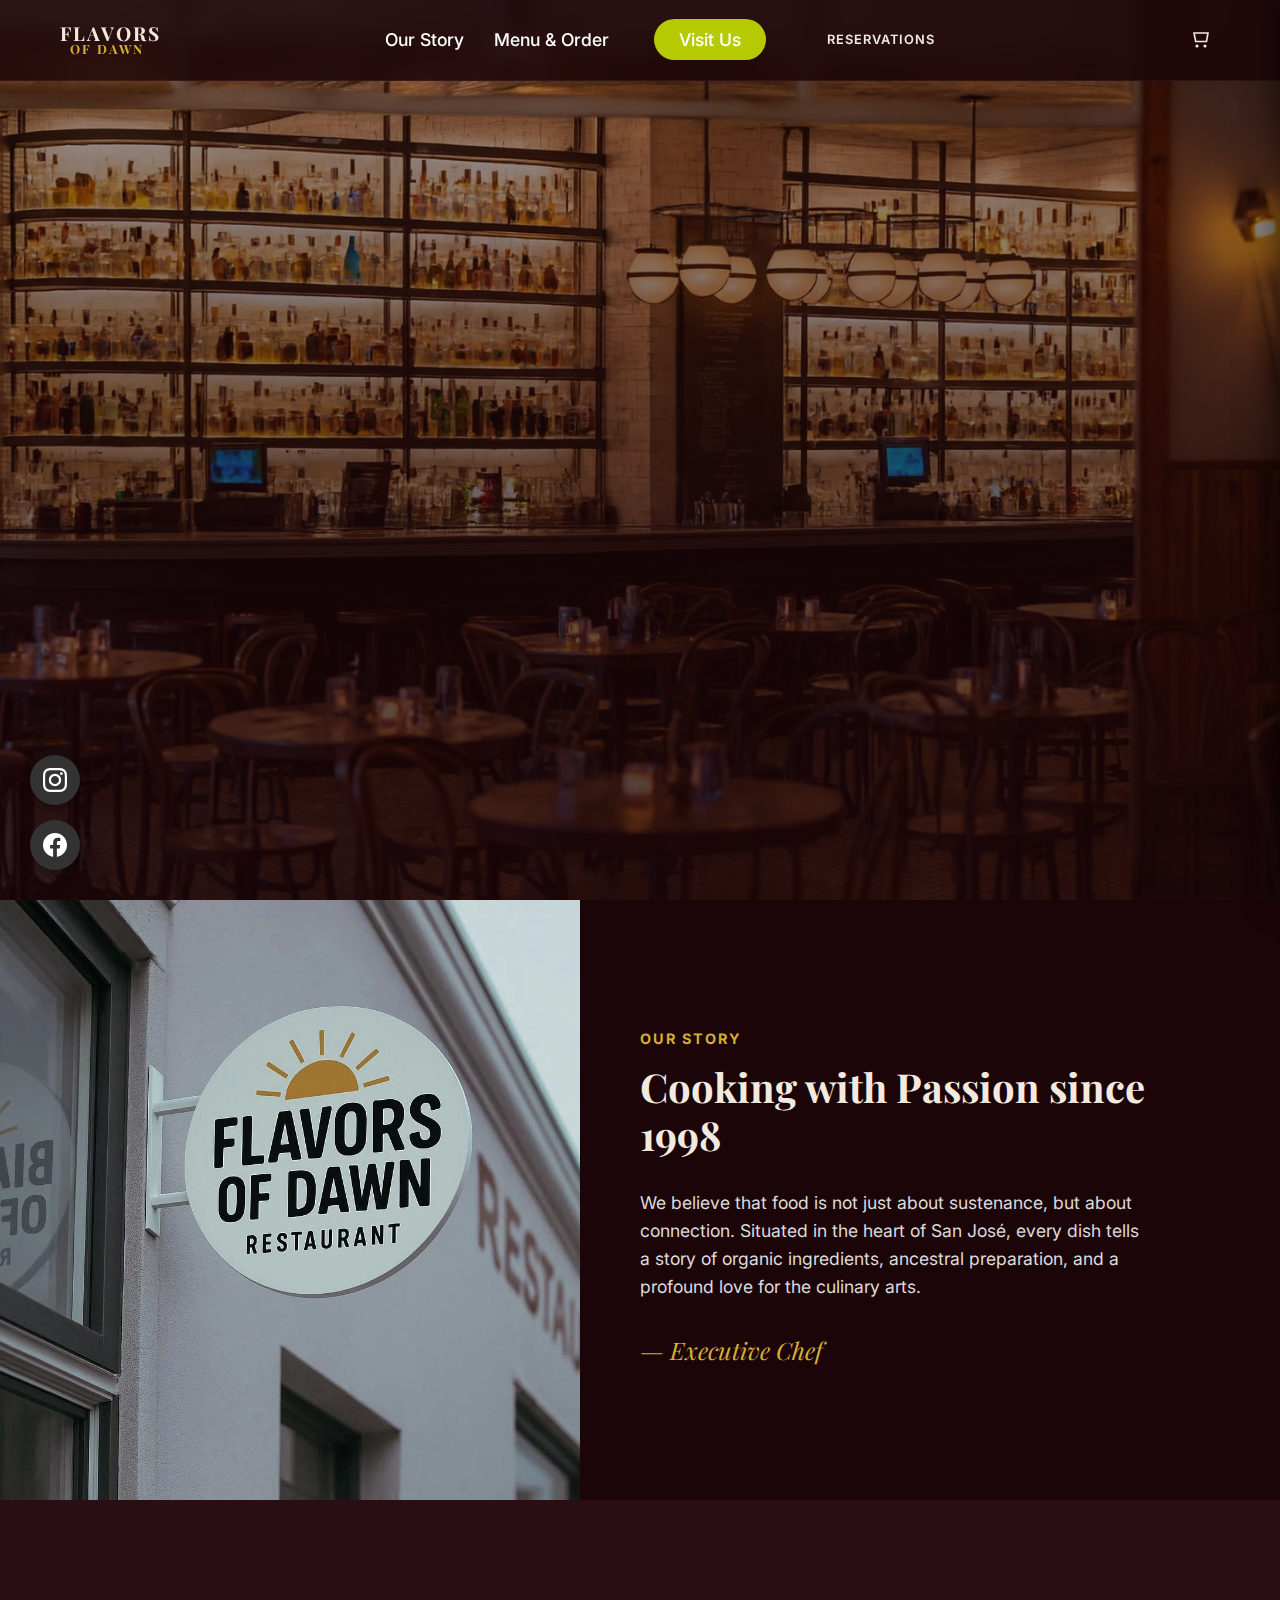
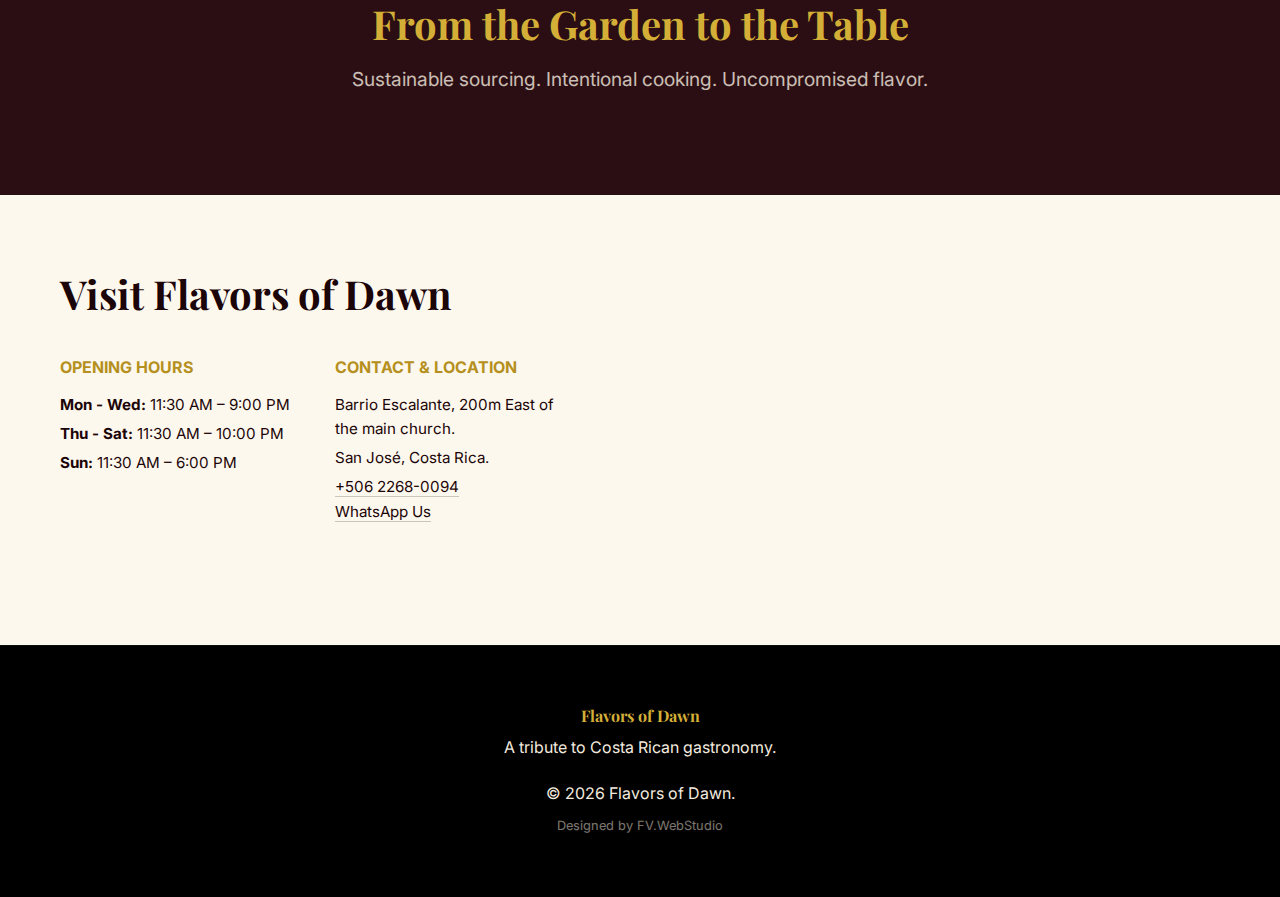
<file: index.html>
<!DOCTYPE html>
<html lang="en">
<head>
  <meta charset="utf-8" />
  <meta name="viewport" content="width=device-width, initial-scale=1" />
  <meta name="description" content="Flavors of Dawn: A culinary sanctuary in San José, Costa Rica. Experience sustainable, farm-to-table cuisine crafted with local heritage since 1998.">
  <title>Flavors of Dawn | San José's Culinary Experience</title>

  <link rel="preconnect" href="https://fonts.gstatic.com" crossorigin />
  <link href="https://fonts.googleapis.com/css2?family=Inter:wght@300;400;600&family=Playfair+Display:wght@400;700&display=swap" rel="stylesheet" />
  
  <link rel="stylesheet" href="style.css"/>
</head>
<body>

  <header class="header">
      <div class="header-inner">
        <a class="logo" href="index.html" aria-label="Back to home">
          <span class="logo-line logo-line--top">Flavors</span>
          <span class="logo-line logo-line--bottom">of Dawn</span>
        </a>

        <nav class="nav">
          <ul class="nav-list">
            <li class="nav-item"><a href="#story" class="nav-link">Our Story</a></li>
            <li class="nav-item"><a href="shop.html" class="nav-link">Menu & Order</a></li>
            <li class="nav-item"><a href="#ubicacion" class="nav-link">Visit Us</a></li>
          </ul>
          <a href="contact.html" class="button button--small header-cta">Reservations</a>
        </nav>

       <div class="utility">
         <button class="icon-button cart" type="button" aria-label="View Cart">
            <svg class="icon" viewBox="0 0 24 24" aria-hidden="true">
              <path d="M6 6h14l-1.5 8.5H7.7L6 6z" fill="none" stroke="currentColor" stroke-width="1.6"/>
              <circle cx="9" cy="19" r="1.6" fill="currentColor"/>
              <circle cx="17" cy="19" r="1.6" fill="currentColor"/>
            </svg>
            <span class="cart-count">0</span>
         </button>
         
         <button class="menu-toggle" type="button" aria-label="Toggle menu">
            <span class="menu-toggle-bar"></span>
            <span class="menu-toggle-bar"></span>
            <span class="menu-toggle-label">Menu</span>
         </button>
       </div>
      </div>

      <div id="mobile-menu" class="mobile-menu" hidden>
        <ul class="mobile-menu-list">
          <li><a href="#story" class="mobile-link">Our Story</a></li>
          <li><a href="shop.html" class="mobile-link">View Menu</a></li>
          <li><a href="contact.html" class="mobile-link">Reservations</a></li>
        </ul>
      </div>
  </header>

  <main class="site-full">

    <section class="hero-modern">
      <div class="hero-overlay"></div>
      <div class="hero-bg-img" style="background-image: url('assets/home/home-fondo.webp');"></div>
      
      <div class="hero-content">
        <span class="hero-subtitle">Taste the Soul of San José</span>
        <h1 class="hero-title">Culinary Artistry <br> meets Local Heritage</h1>
        <p class="hero-desc">An unforgettable gastronomic experience tailored for your senses.</p>
        <div class="hero-actions">
           <a href="shop.html" class="button button--primary">View Menu</a>
           <a href="#story" class="button button--outline">Discover Our Philosophy</a>
        </div>
      </div>
    </section>

    <section id="story" class="split-section">
      <div class="split-image">
        <img src="assets/home/flavors-of-dawn.webp" alt="Chef plating a dish at Flavors of Dawn" loading="lazy">
      </div>
      <div class="split-text">
        <h3 class="section-label">Our Story</h3>
        <h2 class="section-heading">Cooking with Passion since 1998</h2>
        <p class="section-body">
          We believe that food is not just about sustenance, but about connection. 
          Situated in the heart of San José, every dish tells a story of organic ingredients, 
          ancestral preparation, and a profound love for the culinary arts.
        </p>
        <div class="signature">
          <p>— Executive Chef</p>
        </div>
      </div>
    </section>

    <section class="full-section values-section"> 
       <div class="content-container text-center">
         <h2 class="section-title">From the Garden to the Table</h2>
         <p class="section-lead">Sustainable sourcing. Intentional cooking. Uncompromised flavor.</p>
       </div>
    </section>



    <section id="ubicacion" class="info-map-section">
      <div class="info-container">
        <h2 class="info-title">Visit Flavors of Dawn</h2>
        
        <div class="info-details">
          <div class="info-block">
            <h3>Opening Hours</h3>
            <p><strong>Mon - Wed:</strong> 11:30 AM – 9:00 PM</p>
            <p><strong>Thu - Sat:</strong> 11:30 AM – 10:00 PM</p>
            <p><strong>Sun:</strong> 11:30 AM – 6:00 PM</p>
          </div>
          
          <div class="info-block">
            <h3>Contact & Location</h3>
            <p>Barrio Escalante, 200m East of the main church.</p>
            <p>San José, Costa Rica.</p>
            <p class="contact-links">
              <a href="tel:+50688403178">+506 2268-0094</a> <br>
              <a href="https://wa.me/50686646411" target="_blank">WhatsApp Us</a>
            </p>
          </div>
        </div>
        
      </div>

      <div class="map-container">
        <iframe 
          src="https://www.google.com/maps/embed?pb=!1m18!1m12!1m3!1d3930.123456789!2d-84.0!3d9.9!2m3!1f0!2f0!3f0!3m2!1i1024!2i768!4f13.1!3m3!1m2!1s0x0%3A0x0!2zOcKwNTQnMDAuMCJOIDg0wrAwMCcwMC4wIlc!5e0!3m2!1sen!2scr!4v1600000000000!5m2!1sen!2scr" 
          width="100%" height="100%" style="border:0;" allowfullscreen="" loading="lazy">
        </iframe>
      </div>
    </section>

  </main>

  <footer class="footer">
    <div class="footer-inner content-container">
      <div class="footer-col">
        <h4>Flavors of Dawn</h4>
        <p>A tribute to Costa Rican gastronomy.</p>
      </div>
      <div class="footer-col copyright-col">
        <p>&copy; <span id="year">2026</span> Flavors of Dawn.</p>
        <p class="credits">Designed by FV.WebStudio</p>
      </div>
    </div>
  </footer>

  <div class="cart-panel">
    <div class="cart-panel-header">
      <h3>Your Selection</h3>
      <button class="cart-close" aria-label="Close cart">&times;</button>
    </div>
    <ul class="cart-items">
      </ul>
    <div class="cart-panel-footer">
      <div class="cart-total">
        <span>Total:</span>
        <span id="cart-total-price">$0.00</span>
      </div>
      <button class="button button--primary full-width" id="checkout-btn">Complete Order via WhatsApp</button>
    </div>
  </div>

<div class="social-sidebar">
  <a href="https://www.instagram.com/TU_USUARIO" target="_blank" class="social-icon" aria-label="Instagram">
    <svg xmlns="http://www.w3.org/2000/svg" viewBox="0 0 24 24" width="24" height="24">
      <path fill="currentColor" d="M12 2.163c3.204 0 3.584.012 4.85.07 3.252.148 4.771 1.691 4.919 4.919.058 1.265.069 1.645.069 4.849 0 3.205-.012 3.584-.069 4.849-.149 3.225-1.664 4.771-4.919 4.919-1.266.058-1.644.07-4.85.07-3.204 0-3.584-.012-4.849-.07-3.26-.149-4.771-1.699-4.919-4.92-.058-1.265-.07-1.644-.07-4.849 0-3.204.013-3.583.07-4.849.149-3.227 1.664-4.771 4.919-4.919 1.266-.057 1.645-.069 4.849-.069zm0-2.163c-3.259 0-3.667.014-4.947.072-4.358.2-6.78 2.618-6.98 6.98-.059 1.281-.073 1.689-.073 4.948 0 3.259.014 3.668.072 4.948.2 4.358 2.618 6.78 6.98 6.98 1.281.058 1.689.072 4.948.072 3.259 0 3.668-.014 4.948-.072 4.354-.2 6.782-2.618 6.979-6.98.059-1.28.073-1.689.073-4.948 0-3.259-.014-3.667-.072-4.947-.196-4.354-2.617-6.78-6.979-6.98-1.281-.059-1.69-.073-4.949-.073zm0 5.838c-3.403 0-6.162 2.759-6.162 6.162s2.759 6.163 6.162 6.163 6.162-2.759 6.162-6.163c0-3.403-2.759-6.162-6.162-6.162zm0 10.162c-2.209 0-4-1.79-4-4 0-2.209 1.791-4 4-4s4 1.791 4 4c0 2.21-1.791 4-4 4zm6.406-11.845c-.796 0-1.441.645-1.441 1.44s.645 1.44 1.441 1.44c.795 0 1.439-.645 1.439-1.44s-.644-1.44-1.439-1.44z"/>
    </svg>
  </a>

  <a href="https://www.facebook.com/TU_PAGINA" target="_blank" class="social-icon" aria-label="Facebook">
    <svg xmlns="http://www.w3.org/2000/svg" viewBox="0 0 24 24" width="24" height="24">
      <path fill="currentColor" d="M24 12.073c0-6.627-5.373-12-12-12s-12 5.373-12 12c0 5.99 4.388 10.954 10.125 11.854v-8.385H7.078v-3.47h3.047V9.43c0-3.007 1.792-4.669 4.533-4.669 1.312 0 2.686.235 2.686.235v2.953H15.83c-1.491 0-1.956.925-1.956 1.874v2.25h3.328l-.532 3.47h-2.796v8.385C19.612 23.027 24 18.062 24 12.073z"/>
    </svg>
  </a>
</div>

  <script src="main.js"></script>
</body>
</html>
</file>
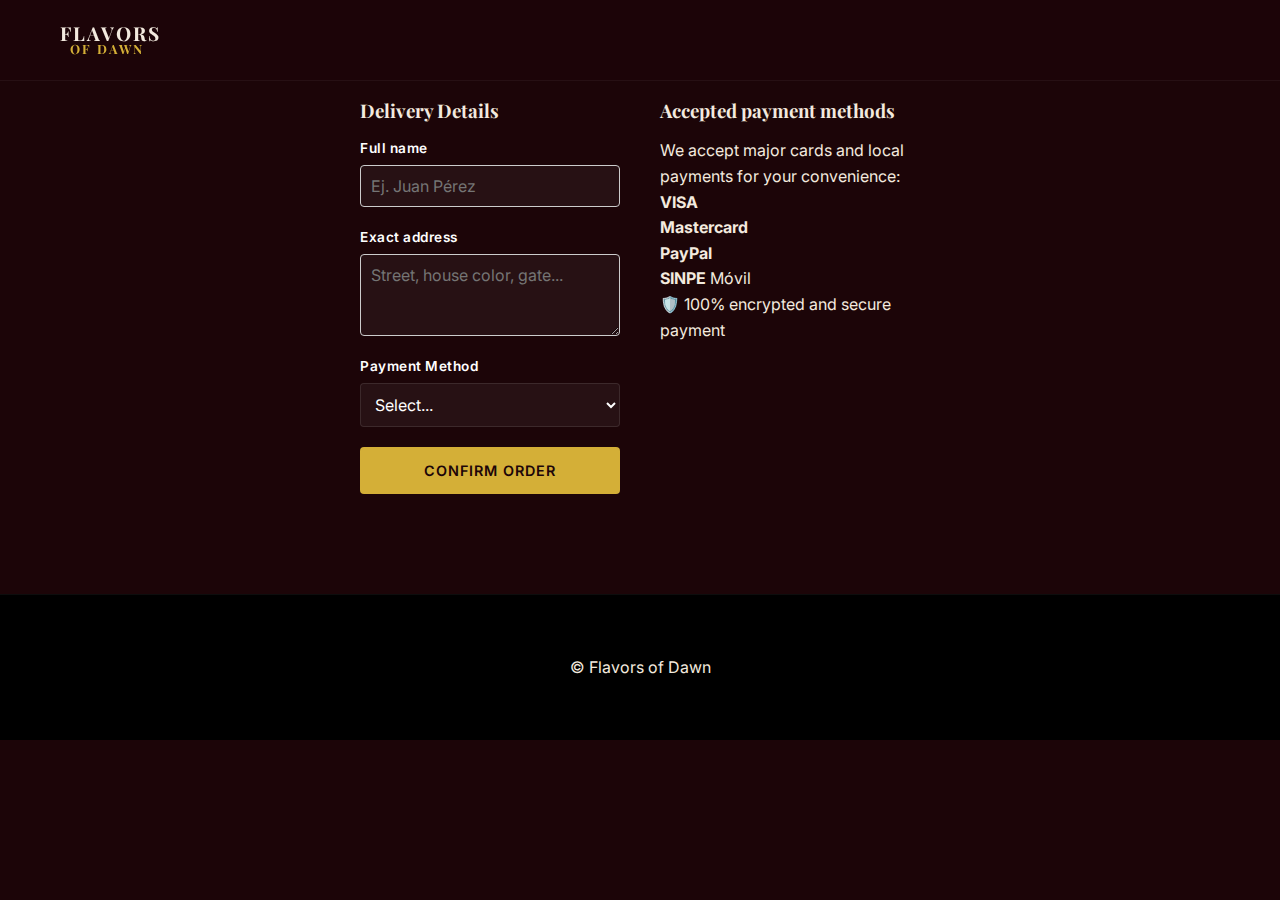
<file: checkout.html>
<!DOCTYPE html>
<html lang="es">
<head>
  <meta charset="utf-8" />
  <meta name="viewport" content="width=device-width, initial-scale=1" />
  <title>Complete Order — Flavors of Dawn</title>
  <link rel="preconnect" href="https://fonts.gstatic.com" crossorigin />
  <link href="https://fonts.googleapis.com/css2?family=Inter:wght@400;600;700&family=Playfair+Display:wght@700&display=swap" rel="stylesheet" />
  <link rel="stylesheet" href="style.css" />
  <style>
    .checkout-section { padding: 100px 20px; max-width: 600px; margin: 0 auto; }
    .form-group { margin-bottom: 20px; }
    .form-group label { display: block; margin-bottom: 5px; font-weight: 600; }
    .form-group input, .form-group textarea { width: 100%; padding: 10px; border: 1px solid #ccc; border-radius: 4px; }
    .demo-badge { background: var(--brand-orange); color: white; padding: 5px 10px; border-radius: 15px; font-size: 12px; margin-bottom: 10px; display: inline-block;}
  </style>
</head>
<body>
  <div class="site">
    <header class="header">
      <div class="header-inner">
        <a class="logo" href="index.html">
          <span class="logo-line logo-line--top">Flavors</span>
          <span class="logo-line logo-line--bottom">of Dawn</span>
        </a>
      </div>
    </header>

    <section class="checkout-section">
      <div class="checkout-container" style="display: grid; grid-template-columns: 1fr 1fr; gap: 40px;">
  <div class="checkout-form-side">
    <h3>Delivery Details</h3>
    <form id="checkout-form">
      <div class="form-group">
        <label>Full name</label>
        <input type="text" placeholder="Ej. Juan Pérez" required>
      </div>
      <div class="form-group">
        <label>Exact address</label>
        <textarea rows="3" placeholder="Street, house color, gate..." required></textarea>
      </div>
      <div class="form-group">
        <label>Payment Method</label>
        <select required style="width: 100%; padding: 10px; border-radius: 4px;">
          <option value="">Select...</option>
          <option>Sinpe Móvil</option>
          <option>Credit/Debit Card</option>
          <option>Cash</option>
        </select>
      </div>
      <button type="submit" class="button button--primary" style="width: 100%;">Confirm Order</button>
    </form>
  </div>

 <div class="payment-methods-container">
  <h3>Accepted payment methods</h3>
  <p>We accept major cards and local payments for your convenience:</p>
  
  <div class="payment-logos">
    <div class="pay-card"><strong>VISA</strong></div>
    <div class="pay-card"><strong>Mastercard</strong></div>
    <div class="pay-card"><strong>PayPal</strong></div>
    <div class="pay-card sinpe"><strong>SINPE</strong> Móvil</div>
  </div>

  <div class="security-note">
    <p>🛡️ 100% encrypted and secure payment</p>
  </div>
</div>
      </form>
    </section>

    <footer class="footer">
      <p>© Flavors of Dawn</p>
    </footer>
  </div>
  <script src="main.js"></script>
</body>
</html>
</file>
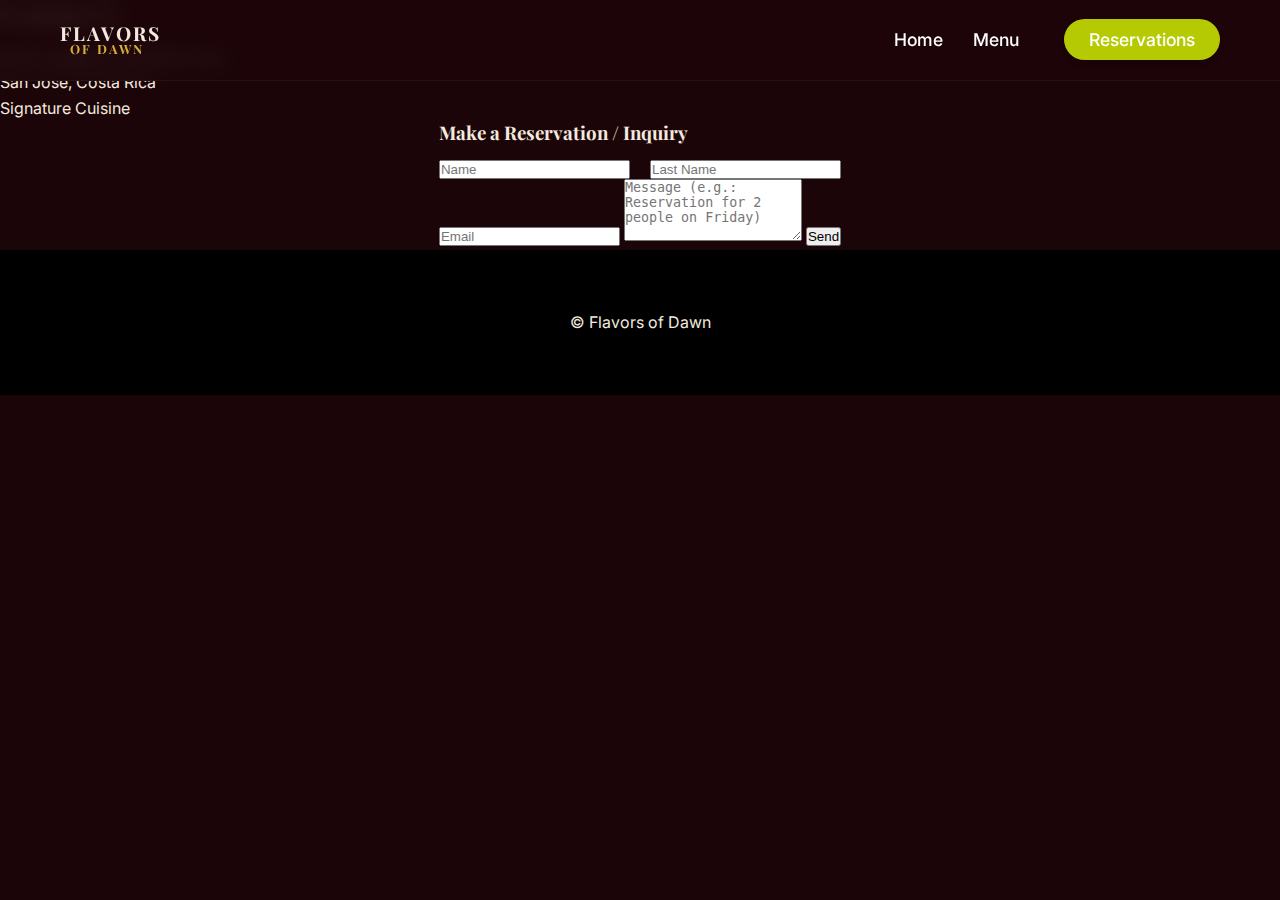
<file: contact.html>
<!DOCTYPE html>
<html lang="en">
<head>
  <meta charset="utf-8" />
  <meta name="viewport" content="width=device-width, initial-scale=1" />
  <title>Contact — Flavors of Dawn</title>
  <link rel="preconnect" href="https://fonts.gstatic.com" crossorigin />
  <link href="https://fonts.googleapis.com/css2?family=Inter:wght@400;600;700&family=Playfair+Display:wght@700&display=swap" rel="stylesheet" />
  <link rel="stylesheet" href="style.css" />
</head>
<body>
  <div class="site">
    <header class="header">
      <div class="header-inner">
        <a class="logo" href="index.html">
          <span class="logo-line logo-line--top">Flavors</span>
          <span class="logo-line logo-line--bottom">of Dawn</span>
        </a>
        <nav class="nav">
          <ul class="nav-list">
             <li><a href="index.html" class="nav-link">Home</a></li>
             <li><a href="shop.html" class="nav-link">Menu</a></li> 
             <li><a href="contact.html" class="nav-link is-active">Reservations</a></li> 
          </ul>
        </nav>
      </div>
    </header>

    <section id="contact">
      <div class="contact-hero">
        <div class="contact-left">
          <h2>Contact Us</h2>
          <p class="contact-email">reservas@flavorsofdawn.com</p>
          <p class="contact-address">
            San José, Costa Rica<br>
            Signature Cuisine
          </p>
          <div class="contact-socials">
             <a href="#" target="_blank"><i class="social ig"></i></a>
             <a href="#" target="_blank"><i class="social fb"></i></a>
          </div>
        </div>

        <div style="display:flex; align-items:center; justify-content:center;">
          <form class="contact-form">
            <h3>Make a Reservation / Inquiry</h3>
            <div class="form-row">
              <input type="text" placeholder="Name" required>
              <input type="text" placeholder="Last Name" required>
            </div>
            <input type="email" placeholder="Email" required>
            <textarea placeholder="Message (e.g.: Reservation for 2 people on Friday)" rows="4" required></textarea>
            <button type="submit">Send</button>
          </form>
        </div>
      </div>
    </section>

    <footer class="footer">
      <p>© Flavors of Dawn</p>
    </footer>
  </div>
  <script src="main.js"></script>
</body>
</html>
</file>
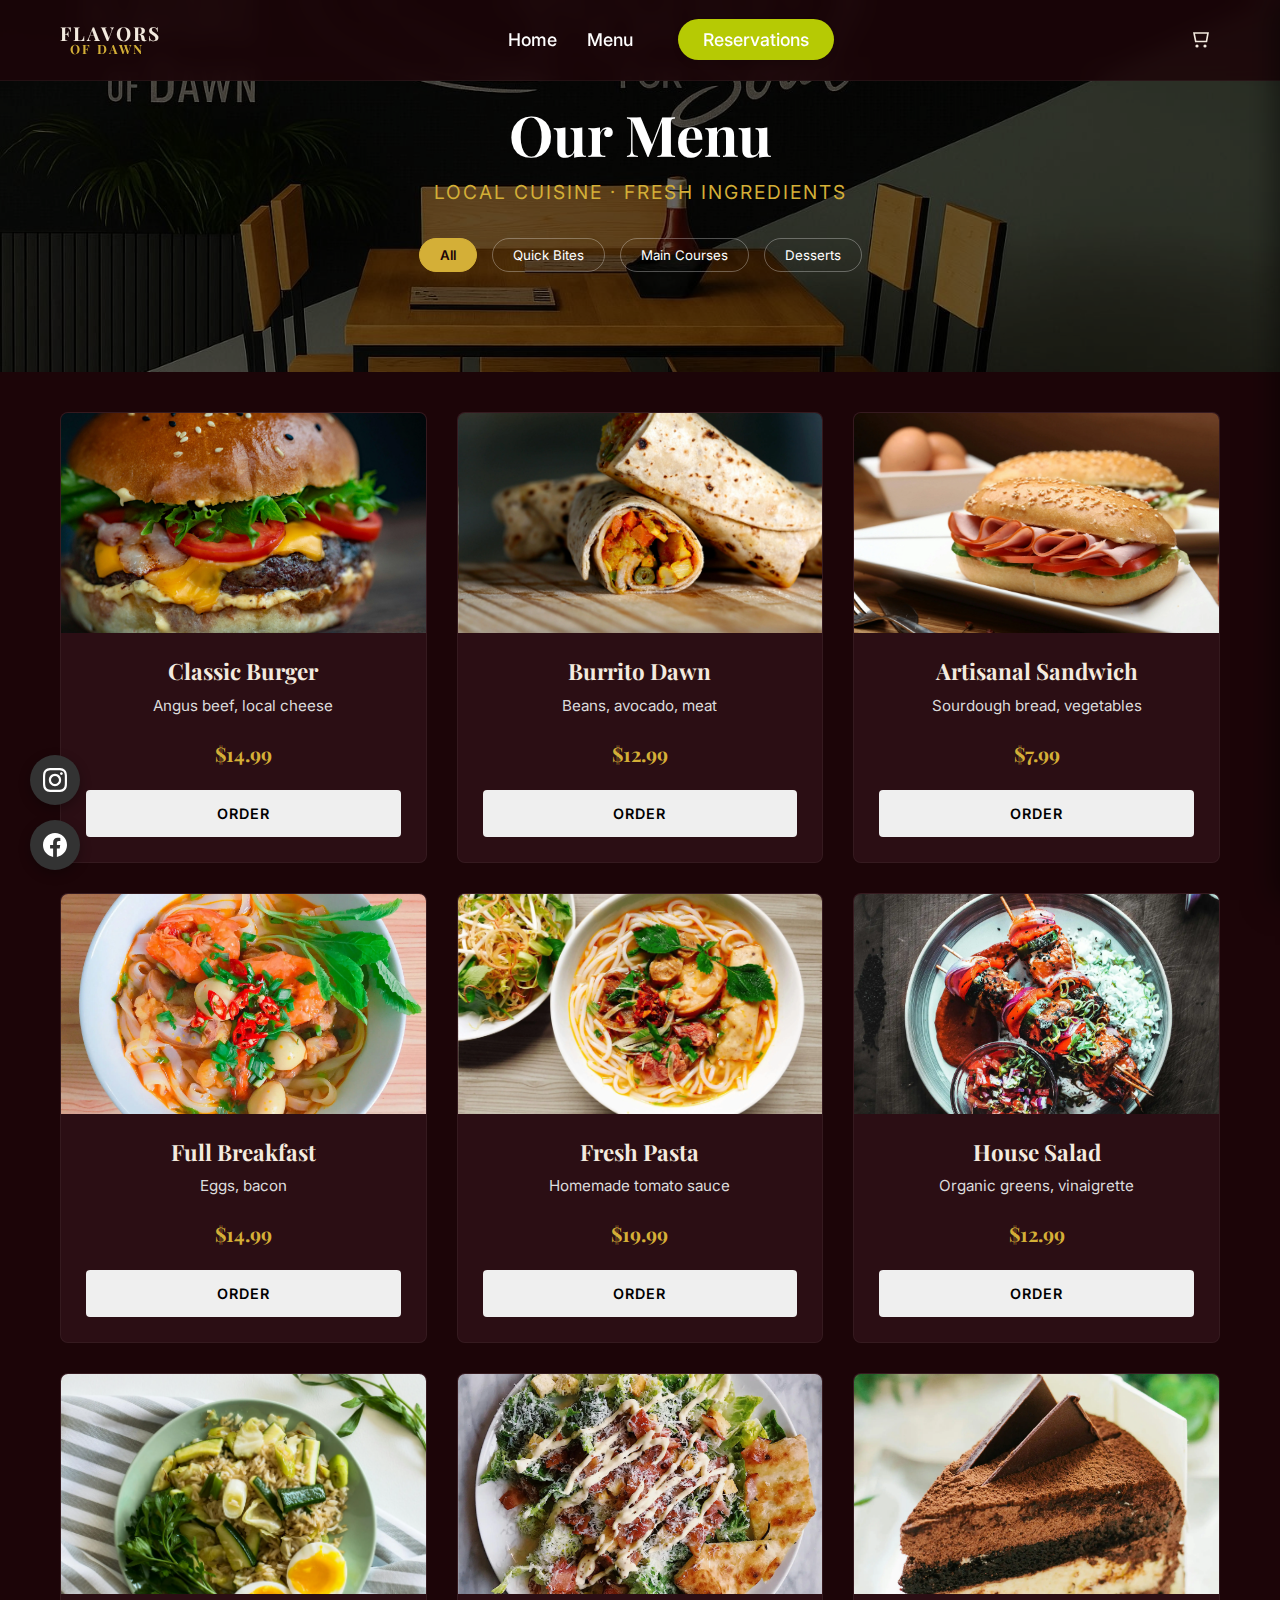
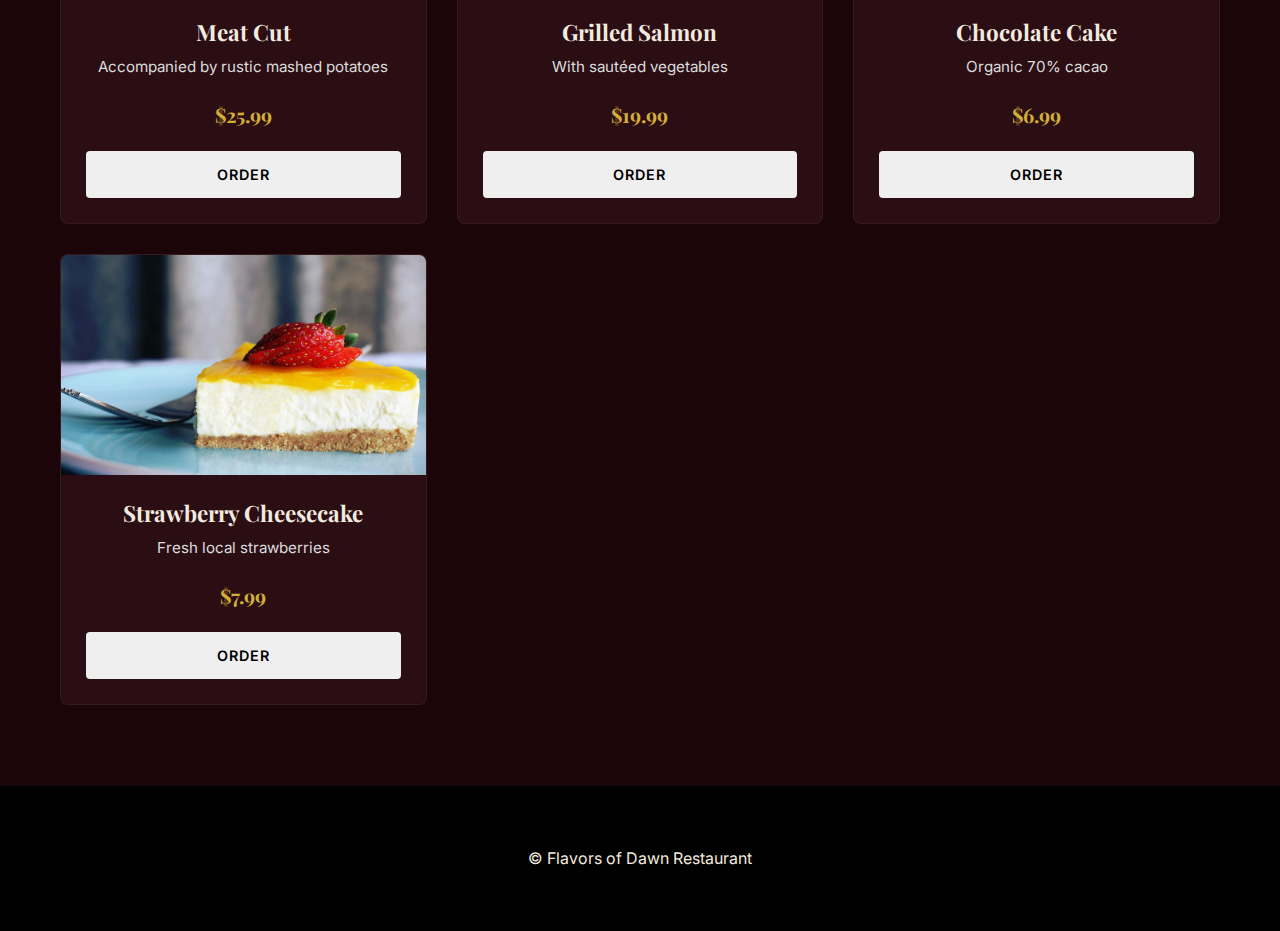
<file: shop.html>
<!DOCTYPE html>
<html lang="es">
<head>
  <meta charset="utf-8" />
  <meta name="viewport" content="width=device-width, initial-scale=1" />
  <meta name="description" content="Menu Flavors of Dawn — Fresh ingredients and signature cuisine.">
  <title>Menú — Flavors of Dawn</title>

  <link rel="preconnect" href="https://fonts.gstatic.com" crossorigin />
  <link href="https://fonts.googleapis.com/css2?family=Inter:wght@400;600;700&family=Playfair+Display:wght@700&display=swap" rel="stylesheet" />
  <link rel="stylesheet" href="style.css" />
</head>

<body>
  <div class="site">
    
    <header class="header">
      <div class="header-inner">
        <a class="logo" href="index.html">
          <span class="logo-line logo-line--top">Flavors</span>
          <span class="logo-line logo-line--bottom">of Dawn</span>
        </a>
        <nav class="nav">
          <ul class="nav-list">
            <li><a href="index.html" class="nav-link">Home</a></li>
            <li><a href="shop.html" class="nav-link is-active">Menu</a></li>
            <li><a href="contact.html" class="nav-link">Reservations</a></li>
          </ul>
        </nav>
        <div class="utility">
          <button class="icon-button cart" type="button">
            <svg class="icon" viewBox="0 0 24 24"><path d="M6 6h14l-1.5 8.5H7.7L6 6z" fill="none" stroke="currentColor" stroke-width="1.6"/><circle cx="9" cy="19" r="1.6" fill="currentColor"/><circle cx="17" cy="19" r="1.6" fill="currentColor"/></svg>
            <span class="cart-count">0</span>
          </button>
          <button class="menu-toggle"><span class="menu-toggle-label">Menu</span></button>
        </div>
      </div>
      <div id="mobile-menu" class="mobile-menu" hidden>
        <ul class="mobile-menu-list">
          <li><a href="index.html" class="mobile-link">Home</a></li>
          <li><a href="shop.html" class="mobile-link">View Menu</a></li>
          <li><a href="contact.html" class="mobile-link">Contact</a></li>
        </ul>
      </div>
    </header>

    <section id="shop">
      <div class="section-inner">
       <header class="shop-header" style="background-image: url('assets/shop/shop-fondo.webp'); padding: 100px 20px; color: white;">
          <h2 class="shop-title">Our Menu</h2>
          <p class="shop-subtitle">Local cuisine · Fresh ingredients</p>

          <nav class="shop-filters">
            <button class="is-active" data-filter="todo">All</button>
            <button data-filter="quick">Quick Bites</button> 
            <button data-filter="mains">Main Courses</button> 
            <button data-filter="desserts">Desserts</button> 
          </nav>
        </header>

        <div class="shop-grid">

          <article class="shop-item" data-category="quick">
            <div class="shop-image" style="background-image: url('assets/shop/comida-rapida-burguer.webp');"></div>
            <div class="shop-info">
              <h3>Classic Burger</h3>
              <p>Angus beef, local cheese</p>
              <span>$14.99</span>
              <button class="button button--secondary" data-add-to-cart data-id="food-burger" data-name="Classic Burger" data-price="14.99" data-image="assets/shop/comida-rapida-burguer.webp">Order</button>
            </div>
          </article>

          <article class="shop-item" data-category="quick">
            <div class="shop-image" style="background-image: url('assets/shop/comida-rapida-burrito.webp');"></div>
            <div class="shop-info">
              <h3>Burrito Dawn</h3>
              <p>Beans, avocado, meat</p>
              <span>$12.99</span>
              <button class="button button--secondary" data-add-to-cart data-id="food-burrito" data-name="Burrito Dawn" data-price="12.99" data-image="assets/shop/comida-rapida-burrito.webp">Order</button>
            </div>
          </article>

          <article class="shop-item" data-category="quick">
            <div class="shop-image" style="background-image: url('assets/shop/comida-rapida-sandwich.webp');"></div>
            <div class="shop-info">
              <h3>Artisanal Sandwich</h3>
              <p>Sourdough bread, vegetables</p>
              <span>$7.99</span>
              <button class="button button--secondary" data-add-to-cart data-id="food-sandwich" data-name="Artisanal Sandwich" data-price="7.99" data-image="assets/shop/comida-rapida-sandwich.webp">Order</button>
            </div>
          </article>

          <article class="shop-item" data-category="mains">
            <div class="shop-image" style="background-image: url('assets/shop/platillo-1.webp');"></div>
            <div class="shop-info">
              <h3>Full Breakfast</h3>
              <p>Eggs, bacon</p>
              <span>$14.99</span>
              <button class="button button--secondary" data-add-to-cart data-id="plate-1" data-name="Full Breakfast" data-price="14.99" data-image="assets/shop/platillo-1.webp">Order</button>
            </div>
          </article>

          <article class="shop-item" data-category="mains">
            <div class="shop-image" style="background-image: url('assets/shop/platillo-2.webp');"></div>
            <div class="shop-info">
              <h3>Fresh Pasta</h3>
              <p>Homemade tomato sauce</p>
              <span>$19.99</span>
              <button class="button button--secondary" data-add-to-cart data-id="plate-2" data-name="Fresh Pasta" data-price="19.99" data-image="assets/shop/platillo-2.webp">Order</button>
            </div>
          </article>

          <article class="shop-item" data-category="mains">
            <div class="shop-image" style="background-image: url('assets/shop/platillo-4.webp');"></div>
            <div class="shop-info">
              <h3>House Salad</h3>
              <p>Organic greens, vinaigrette</p>
              <span>$12.99</span>
              <button class="button button--secondary" data-add-to-cart data-id="plate-4" data-name="House Salad" data-price="12.99" data-image="assets/shop/platillo-4.webp">Order</button>
            </div>
          </article>

          <article class="shop-item" data-category="mains">
            <div class="shop-image" style="background-image: url('assets/shop/platillo-5.webp');"></div>
            <div class="shop-info">
              <h3>Meat Cut</h3>
              <p>Accompanied by rustic mashed potatoes</p>
              <span>$25.99</span>
              <button class="button button--secondary" data-add-to-cart data-id="plate-5" data-name="Meat Cut" data-price="25.99" data-image="assets/shop/platillo-5.webp">Order</button>
            </div>
          </article>
          
           <article class="shop-item" data-category="mains">
            <div class="shop-image" style="background-image: url('assets/shop/platillo-6.webp');"></div>
            <div class="shop-info">
              <h3>Grilled Salmon</h3>
              <p>With sautéed vegetables</p>
              <span>$19.99</span>
              <button class="button button--secondary" data-add-to-cart data-id="plate-6" data-name="Grilled Salmon" data-price="19.99" data-image="assets/shop/platillo-6.webp">Order</button>
            </div>
          </article>

          <article class="shop-item" data-category="desserts">
            <div class="shop-image" style="background-image: url('assets/shop/postre-chocolate.webp');"></div>
            <div class="shop-info">
              <h3>Chocolate Cake</h3>
              <p>Organic 70% cacao</p>
              <span>$6.99</span>
              <button class="button button--secondary" data-add-to-cart data-id="dessert-choc" data-name="Chocolate Cake" data-price="6.99" data-image="assets/shop/postre-chocolate.webp">Order</button>
            </div>
          </article>

          <article class="shop-item" data-category="desserts">
            <div class="shop-image" style="background-image: url('assets/shop/postre-fresa.webp');"></div>
            <div class="shop-info">
              <h3>Strawberry Cheesecake</h3>
              <p>Fresh local strawberries</p>
              <span>$7.99</span>
              <button class="button button--secondary" data-add-to-cart data-id="dessert-fresa" data-name="Strawberry Cheesecake" data-price="7.99" data-image="assets/shop/postre-fresa.webp">Order</button>
            </div>
          </article>

        </div>
      </div>
    </section>

    <footer class="footer">
      <div class="footer-inner">
        <p>© Flavors of Dawn Restaurant</p>
      </div>
    </footer>
  </div>

  <div class="cart-panel">
    <div class="cart-panel-header">
      <h3>Your Order</h3>
      <button class="cart-close">×</button>
    </div>
    
    <ul class="cart-items">
      </ul>
    
    <div class="cart-panel-footer">
      <div class="cart-total">
        <span>Total:</span>
        <span id="cart-total-price">$0.00</span>
      </div>
      <button class="button button--primary full-width" id="checkout-btn">Complete Order via WhatsApp</button>
    </div>
  </div>

  <div id="product-modal" class="modal">
    <div class="modal-content">
      <span class="close-modal">&times;</span>
      <div class="modal-img-container" id="modal-img"></div>
      <div class="modal-info">
        <h2 id="modal-title">Dish</h2>
        <p class="modal-price" id="modal-price">$0</p>
        <p class="modal-desc">
          Freshly prepared with ingredients from local producers. 
          Authentic flavor of Flavors of Dawn.
        </p>
        <div class="modal-options">
          <label>Notes for the chef:</label>
          <select>
            <option>No notes</option>
            <option>No onion</option>
            <option>Sauce on the side</option>
            <option>Extra spicy</option>
          </select>
        </div>
        <button id="modal-add-btn" class="button button--primary">Add to Order</button>
      </div>
    </div>
  </div>


<div class="social-sidebar">
  <a href="https://www.instagram.com/TU_USUARIO" target="_blank" class="social-icon" aria-label="Instagram">
    <svg xmlns="http://www.w3.org/2000/svg" viewBox="0 0 24 24" width="24" height="24">
      <path fill="currentColor" d="M12 2.163c3.204 0 3.584.012 4.85.07 3.252.148 4.771 1.691 4.919 4.919.058 1.265.069 1.645.069 4.849 0 3.205-.012 3.584-.069 4.849-.149 3.225-1.664 4.771-4.919 4.919-1.266.058-1.644.07-4.85.07-3.204 0-3.584-.012-4.849-.07-3.26-.149-4.771-1.699-4.919-4.92-.058-1.265-.07-1.644-.07-4.849 0-3.204.013-3.583.07-4.849.149-3.227 1.664-4.771 4.919-4.919 1.266-.057 1.645-.069 4.849-.069zm0-2.163c-3.259 0-3.667.014-4.947.072-4.358.2-6.78 2.618-6.98 6.98-.059 1.281-.073 1.689-.073 4.948 0 3.259.014 3.668.072 4.948.2 4.358 2.618 6.78 6.98 6.98 1.281.058 1.689.072 4.948.072 3.259 0 3.668-.014 4.948-.072 4.354-.2 6.782-2.618 6.979-6.98.059-1.28.073-1.689.073-4.948 0-3.259-.014-3.667-.072-4.947-.196-4.354-2.617-6.78-6.979-6.98-1.281-.059-1.69-.073-4.949-.073zm0 5.838c-3.403 0-6.162 2.759-6.162 6.162s2.759 6.163 6.162 6.163 6.162-2.759 6.162-6.163c0-3.403-2.759-6.162-6.162-6.162zm0 10.162c-2.209 0-4-1.79-4-4 0-2.209 1.791-4 4-4s4 1.791 4 4c0 2.21-1.791 4-4 4zm6.406-11.845c-.796 0-1.441.645-1.441 1.44s.645 1.44 1.441 1.44c.795 0 1.439-.645 1.439-1.44s-.644-1.44-1.439-1.44z"/>
    </svg>
  </a>

  <a href="https://www.facebook.com/TU_PAGINA" target="_blank" class="social-icon" aria-label="Facebook">
    <svg xmlns="http://www.w3.org/2000/svg" viewBox="0 0 24 24" width="24" height="24">
      <path fill="currentColor" d="M24 12.073c0-6.627-5.373-12-12-12s-12 5.373-12 12c0 5.99 4.388 10.954 10.125 11.854v-8.385H7.078v-3.47h3.047V9.43c0-3.007 1.792-4.669 4.533-4.669 1.312 0 2.686.235 2.686.235v2.953H15.83c-1.491 0-1.956.925-1.956 1.874v2.25h3.328l-.532 3.47h-2.796v8.385C19.612 23.027 24 18.062 24 12.073z"/>
    </svg>
  </a>
</div>

  <script src="main.js"></script>
</body>
</html>
</file>
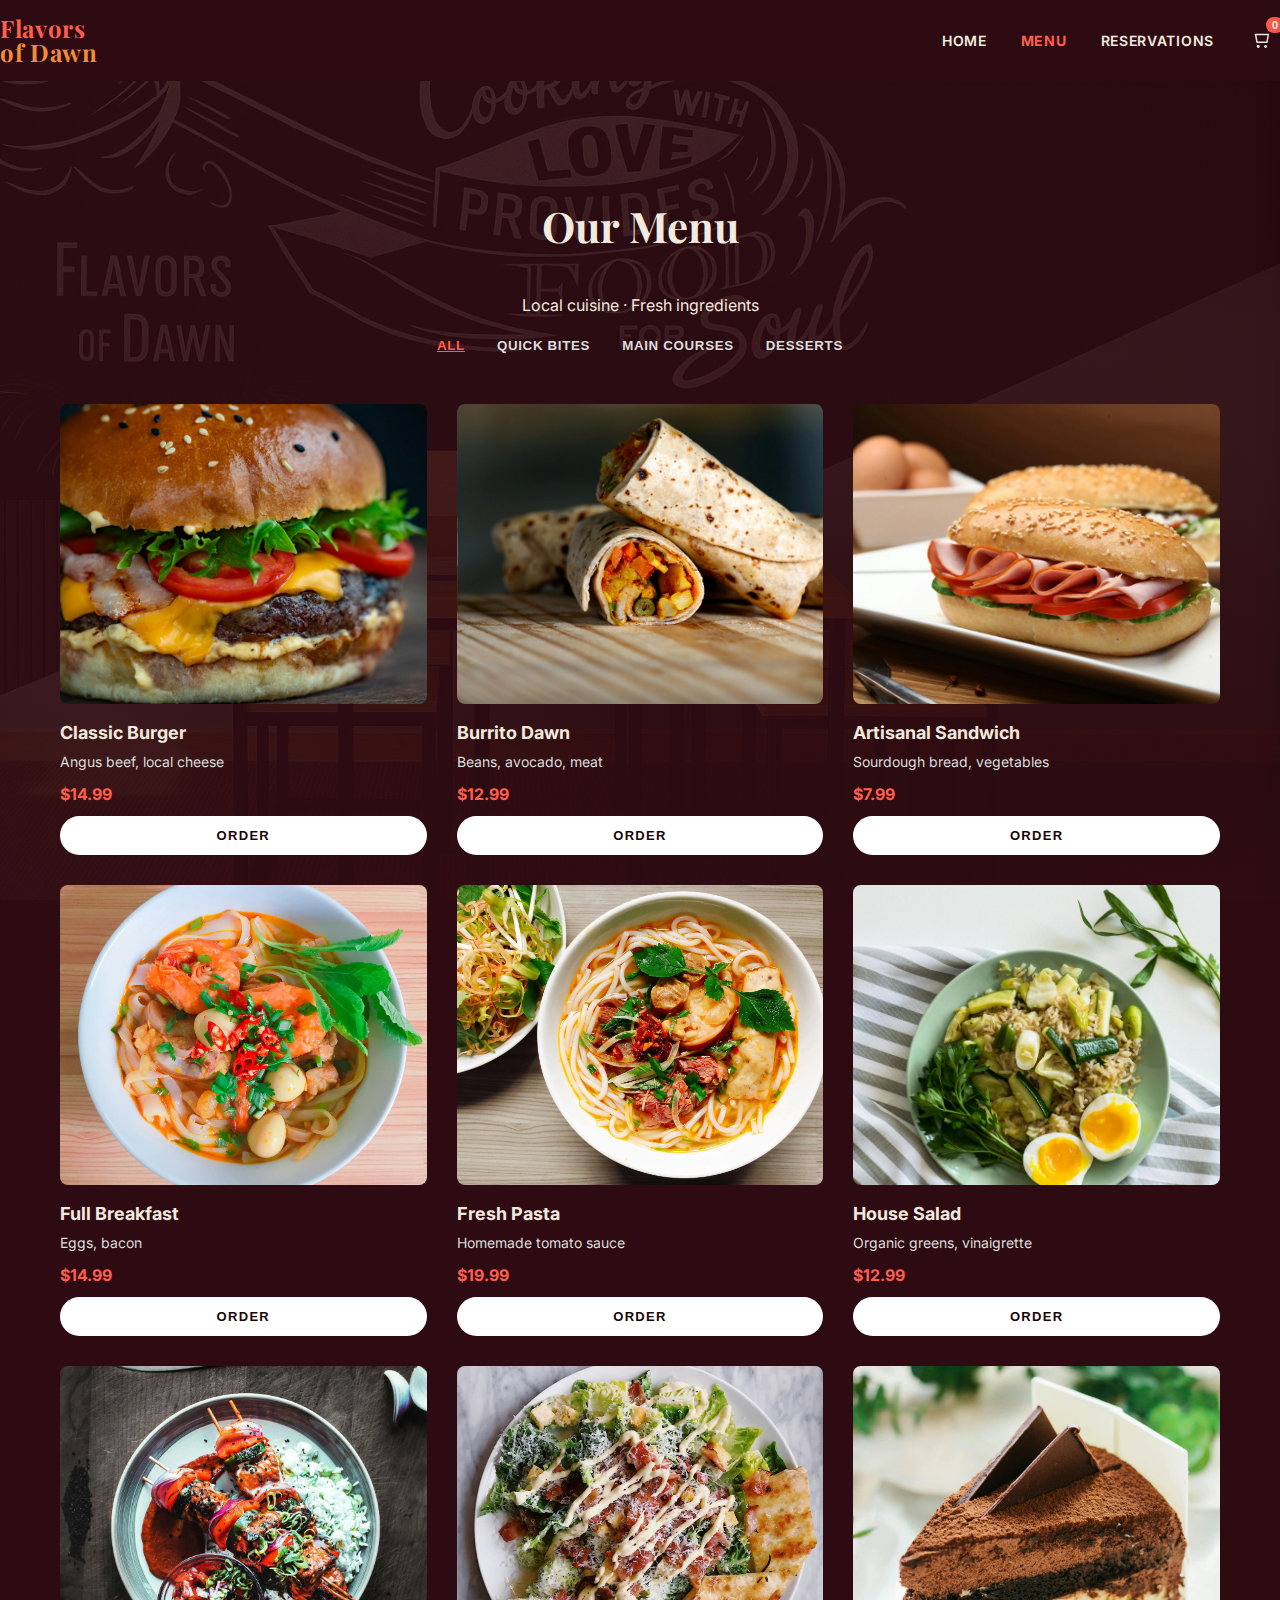
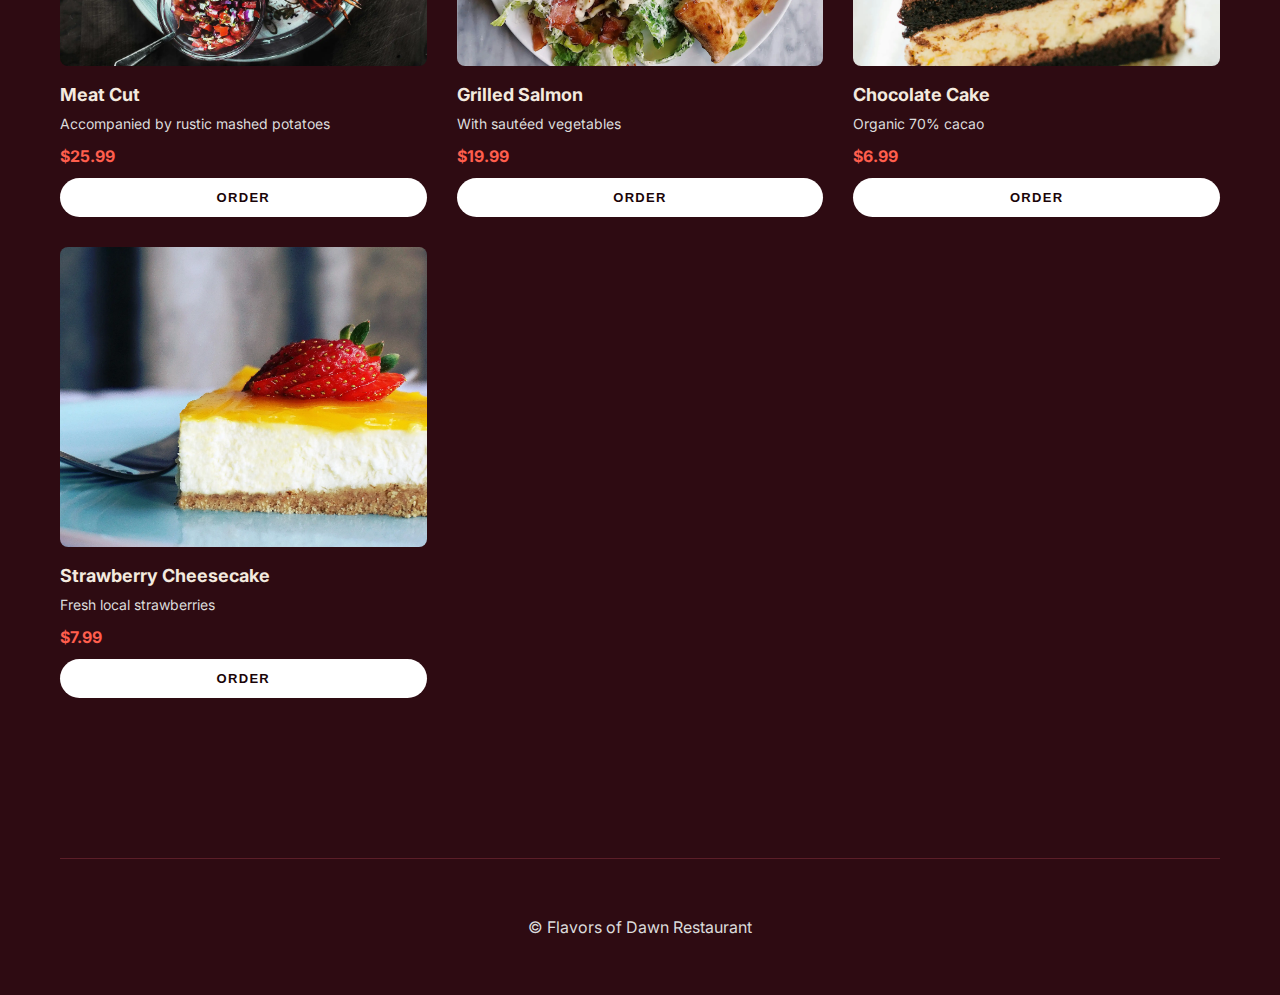
<file: resturant-website/shop.html>
<!DOCTYPE html>
<html lang="es">
<head>
  <meta charset="utf-8" />
  <meta name="viewport" content="width=device-width, initial-scale=1" />
  <meta name="description" content="Menu Flavors of Dawn — Fresh ingredients and signature cuisine.">
  <title>Menú — Flavors of Dawn</title>

  <link rel="preconnect" href="https://fonts.gstatic.com" crossorigin />
  <link href="https://fonts.googleapis.com/css2?family=Inter:wght@400;600;700&family=Playfair+Display:wght@700&display=swap" rel="stylesheet" />
  <link rel="stylesheet" href="style.css" />
</head>

<body>
  <div class="site">
    
    <header class="header">
      <div class="header-inner">
        <a class="logo" href="index.html">
          <span class="logo-line logo-line--top">Flavors</span>
          <span class="logo-line logo-line--bottom">of Dawn</span>
        </a>
        <nav class="nav">
          <ul class="nav-list">
            <li><a href="index.html" class="nav-link">Home</a></li>
            <li><a href="shop.html" class="nav-link is-active">Menu</a></li>
            <li><a href="contact.html" class="nav-link">Reservations</a></li>
          </ul>
        </nav>
        <div class="utility">
          <button class="icon-button cart" type="button">
            <svg class="icon" viewBox="0 0 24 24"><path d="M6 6h14l-1.5 8.5H7.7L6 6z" fill="none" stroke="currentColor" stroke-width="1.6"/><circle cx="9" cy="19" r="1.6" fill="currentColor"/><circle cx="17" cy="19" r="1.6" fill="currentColor"/></svg>
            <span class="cart-count">0</span>
          </button>
          <button class="menu-toggle"><span class="menu-toggle-label">Menu</span></button>
        </div>
      </div>
      <div id="mobile-menu" class="mobile-menu" hidden>
        <ul class="mobile-menu-list">
          <li><a href="index.html" class="mobile-link">Home</a></li>
          <li><a href="shop.html" class="mobile-link">View Menu</a></li>
          <li><a href="contact.html" class="mobile-link">Contact</a></li>
        </ul>
      </div>
    </header>

    <section id="shop">
      <div class="section-inner">
        <header class="shop-header">
          <h2 class="shop-title">Our Menu</h2>
          <p class="shop-subtitle">Local cuisine · Fresh ingredients</p>

          <nav class="shop-filters">
  <button class="is-active" data-filter="todo">All</button>
  <button data-filter="quick">Quick Bites</button> 
  <button data-filter="mains">Main Courses</button> 
  <button data-filter="desserts">Desserts</button> 
</nav>
        </header>

        <div class="shop-grid">

          <article class="shop-item" data-category="quick">
            <div class="shop-image img-burger"></div>
            <div class="shop-info">
              <h3>Classic Burger</h3>
              <p>Angus beef, local cheese</p>
              <span>$14.99</span>
              <button class="button button--secondary" data-add-to-cart data-id="food-burger" data-name="Classic Burger" data-price="14.99" data-image="assets/shop/comida-rapida-burguer.webp">Order</button>
            </div>
          </article>

          <article class="shop-item" data-category="quick">
            <div class="shop-image img-burrito"></div>
            <div class="shop-info">
              <h3>Burrito Dawn</h3>
              <p>Beans, avocado, meat</p>
              <span>$12.99</span>
              <button class="button button--secondary" data-add-to-cart data-id="food-burrito" data-name="Burrito Dawn" data-price="12.99" data-image="assets/shop/comida-rapida-burrito.webp">Order</button>
            </div>
          </article>

          <article class="shop-item" data-category="quick">
            <div class="shop-image img-sandwich"></div>
            <div class="shop-info">
              <h3>Artisanal Sandwich</h3>
              <p>Sourdough bread, vegetables</p>
              <span>$7.99</span>
              <button class="button button--secondary" data-add-to-cart data-id="food-sandwich" data-name="Artisanal Sandwich" data-price="7.99" data-image="assets/shop/comida-rapida-sandwich.webp">Order</button>
            </div>
          </article>

          <article class="shop-item" data-category="mains">
            <div class="shop-image img-Dishes-1"></div>
            <div class="shop-info">
              <h3>Full Breakfast</h3>
              <p>Eggs, bacon</p>
              <span>$14.99</span>
              <button class="button button--secondary" data-add-to-cart data-id="plate-1" data-name="Full Breakfast" data-price="14.99" data-image="assets/shop/platillo-1.webp">Order</button>
            </div>
          </article>

          <article class="shop-item" data-category="mains">
            <div class="shop-image img-Dishes-2"></div>
            <div class="shop-info">
              <h3>Fresh Pasta</h3>
              <p>Homemade tomato sauce</p>
              <span>$19.99</span>
              <button class="button button--secondary" data-add-to-cart data-id="plate-2" data-name="Fresh Pasta" data-price="19.99" data-image="assets/shop/platillo-2.webp">Order</button>
            </div>
          </article>

          <article class="shop-item" data-category="mains">
            <div class="shop-image img-Dishes-5"></div>
            <div class="shop-info">
              <h3>House Salad</h3>
              <p>Organic greens, vinaigrette</p>
              <span>$12.99</span>
              <button class="button button--secondary" data-add-to-cart data-id="plate-4" data-name="House Salad" data-price="12.99" data-image="assets/shop/platillo-4.webp">Order</button>
            </div>
          </article>

          <article class="shop-item" data-category="mains">
            <div class="shop-image img-Dishes-4"></div>
            <div class="shop-info">
              <h3>Meat Cut</h3>
              <p>Accompanied by rustic mashed potatoes</p>
              <span>$25.99</span>
              <button class="button button--secondary" data-add-to-cart data-id="plate-5" data-name="Meat Cut" data-price="25.99" data-image="assets/shop/platillo-5.webp">Order</button>
            </div>
          </article>
          
           <article class="shop-item" data-category="mains">
            <div class="shop-image img-Dishes-6"></div>
            <div class="shop-info">
              <h3>Grilled Salmon</h3>
              <p>With sautéed vegetables</p>
              <span>$19.99</span>
              <button class="button button--secondary" data-add-to-cart data-id="plate-6" data-name="Grilled Salmon" data-price="19.99" data-image="assets/shop/platillo-6.webp">Order</button>
            </div>
          </article>

          <article class="shop-item" data-category="desserts">
            <div class="shop-image img-chocolate"></div>
            <div class="shop-info">
              <h3>Chocolate Cake</h3>
              <p>Organic 70% cacao</p>
              <span>$6.99</span>
              <button class="button button--secondary" data-add-to-cart data-id="dessert-choc" data-name="Chocolate Cake" data-price="6.99" data-image="assets/shop/postre-chocolate.webp">Order</button>
            </div>
          </article>

          <article class="shop-item" data-category="desserts">
            <div class="shop-image img-strawberry"></div>
            <div class="shop-info">
              <h3>Strawberry Cheesecake</h3>
              <p>Fresh local strawberries</p>
              <span>$7.99</span>
              <button class="button button--secondary" data-add-to-cart data-id="dessert-fresa" data-name="Strawberry Cheesecake" data-price="7.99" data-image="assets/shop/postre-fresa.webp">Order</button>
            </div>
          </article>

        </div>
      </div>
    </section>

    <footer class="footer">
      <div class="footer-inner">
        <p>© Flavors of Dawn Restaurant</p>
      </div>
    </footer>
  </div>

  <div class="cart-panel">
    <div class="cart-panel-header">
      <h3>Your Order</h3>
      <button class="cart-close">×</button>
    </div>
    <ul class="cart-items"></ul>
    <div class="cart-panel-footer">
      <button class="button button--primary">Proceed to Checkout</button>
    </div>
  </div>

  <div id="product-modal" class="modal">
    <div class="modal-content">
      <span class="close-modal">&times;</span>
      <div class="modal-img-container" id="modal-img"></div>
      <div class="modal-info">
        <h2 id="modal-title">Dish</h2>
        <p class="modal-price" id="modal-price">$0</p>
        <p class="modal-desc">
          Freshly prepared with ingredients from local producers. 
          Authentic flavor of Flavors of Dawn.
        </p>
        <div class="modal-options">
          <label>Notes for the chef:</label>
          <select>
            <option>No notes</option>
            <option>No onion</option>
            <option>Sauce on the side</option>
            <option>Extra spicy</option>
          </select>
        </div>
        <button id="modal-add-btn" class="button button--primary">Add to Order</button>
      </div>
    </div>
  </div>

  <script src="main.js"></script>
</body>
</html>
</file>
<file: resturant-website/style.css>
:root {
  
  --bg: #2e0b12;           
  --bg-hero: #1a0408;      
  
 
  --text: #f3eadf;         
  --muted: #dcdcdc;        
  
  
  --brand-red: #ff5e4d;    
  --brand-orange: #f08c3e; 
  --accent: #f09b79;       
  --border: #5c1e28;       
  --white: #ffffff;
}
*, *::before, *::after { box-sizing: border-box; }
html, body { height: 100%; }
html { scroll-behavior: smooth; }

body {
  margin: 0;
  font-family: Inter, system-ui, sans-serif;
  color: var(--text);
  background: var(--bg);
  line-height: 1.5;
  padding-top: 80px; 
  overflow-x: hidden;
}

.site {
  max-width: 1200px; 
  margin: 0 auto;
  padding: 0 20px;
  animation: pageFade 0.4s ease both;
}

/* HEADER */
.header {
  position: fixed;
  top: 0;
  left: 0;
  width: 100%;
  z-index: 1000;
  background-color: var(--bg);
  border-bottom: 1px solid transparent;
  transition: transform 0.4s ease, background 0.3s ease;
}

.header.is-scrolled {
 background: rgba(46, 11, 18, 0.95);
  backdrop-filter: blur(6px);
  border-bottom: 1px solid var(--border);
}

.header-inner {
  display: grid;
  grid-template-columns: 1fr auto auto;
  align-items: center;
  gap: 20px;
  padding: 16px 0;
}

/* LOGO */
.logo {
  display: inline-flex;
  flex-direction: column;
  text-decoration: none;
  letter-spacing: 0.04em;
}
.logo-line {
  font-family: "Playfair Display", serif;
  font-weight: 700;
  font-size: 24px;
  line-height: 1;
}
.logo-line--top { color: var(--brand-red); }
.logo-line--bottom { color: var(--brand-orange); }

/* NAV */
.nav { justify-self: center; }
.nav-list {
  display: inline-flex;
  gap: 18px;
  padding: 0;
  margin: 0;
  list-style: none;
}
.nav-item--divider { color: var(--muted); }
.nav-link {
  text-decoration: none;
  color: var(--text);
  font-weight: 600;
  font-size: 14px;
  padding: 6px 8px;
  border-radius: 6px;
  transition: all 0.2s ease;
  position: relative;
  text-transform: uppercase;
  letter-spacing: 0.05em;
}
.nav-link:hover, .nav-link:focus { background: #4a121d; }
.nav-link.is-active { font-weight: 700; color: var(--brand-red); }

/* Utility Icons */
.utility {
  display: inline-flex;
  align-items: center;
  gap: 10px;
  justify-self: end;
}
.icon-button {
  appearance: none;
  border: none;
  background: transparent;
  color: var(--text);
  padding: 8px;
  border-radius: 8px;
  cursor: pointer;
}
.icon-button:hover { background: #efe6d8; }
.icon { width: 22px; height: 22px; display: block; }
.cart { position: relative; }
.cart-count {
  position: absolute;
  top: -4px; right: -4px;
  background: var(--brand-red);
  color: var(--white);
  font-size: 11px;
  font-weight: 700;
  padding: 2px 6px;
  border-radius: 999px;
}

/* Mobile Toggle */
.menu-toggle {
  display: none;
  flex-direction: column;
  align-items: center;
  gap: 3px;
  border: 1px solid var(--border);
  background: var(--white);
  padding: 6px 8px;
  border-radius: 8px;
  cursor: pointer;
}
.menu-toggle-bar { width: 18px; height: 2px; background: var(--text); }
.menu-toggle-label { font-size: 10px; text-transform: uppercase; }

/* Mobile Menu */
.mobile-menu {
  position: absolute;
  top: 100%; left: 0; width: 100%;
 background: rgba(46, 11, 18, 0.98);
  backdrop-filter: blur(12px);
  padding: 20px 0 30px;
  box-shadow: 0 20px 40px rgba(0,0,0,0.05);
  transform-origin: top center;
  transition: all 0.4s ease;
  z-index: 999;
}
.mobile-menu-list { list-style: none; padding: 0; text-align: center; }
.mobile-link {
  display: block;
  padding: 12px;
  font-size: 1.2rem;
  color: var(--text);
  text-decoration: none;
  font-weight: 600;
}

/* HERO SECTION - HOME */
.hero {
  position: relative;
  min-height: 520px;
  height: 75vh;
  display: grid;
  place-items: center;
  margin-top: 6px;
  overflow: hidden;
  border-radius: 12px;
}
.hero-bg {
  position: absolute;
  inset: 0;
  background-image: linear-gradient(to bottom, rgba(0,0,0,0.2), rgba(0,0,0,0.4)), url("assets/home/home-fondo.webp");
  background-size: cover;
  background-position: center;
}
.hero-inner {
  position: relative;
  z-index: 2;
  text-align: center;
  color: #fff;
  padding: 20px;
}
.hero-title {
  font-family: "Playfair Display", serif;
  font-size: 56px;
  line-height: 1.1;
  margin: 0 0 16px;
  text-shadow: 0 2px 4px rgba(0,0,0,0.3);
}
.hero-subtitle {
  font-size: 20px;
  margin: 0 0 24px;
  text-shadow: 0 1px 3px rgba(0,0,0,0.3);
  opacity: 0.9;
}

/* BUTTONS */
.button {
  display: inline-flex;
  align-items: center;
  justify-content: center;
  text-decoration: none;
  font-weight: 700;
  border-radius: 999px;
  padding: 12px 24px;
  cursor: pointer;
  border: none;
  transition: transform 0.2s;
  text-transform: uppercase;
  font-size: 13px;
  letter-spacing: 0.1em;
}
.button:active { transform: translateY(1px); }
.button--primary {
  background: var(--brand-red);
  color: white;
}
.button--primary:hover { background: #b53123; }
.button--secondary {
  background: var(--white);
  color: var(--bg-hero) !important; 
  font-weight: 800; 
}

.button--secondary:hover {
  background: #f2f2f2;
  color: var(--brand-red) !important;
}

/* INTRO & STORY */
.home-intro { padding: 80px 0; }
.home-intro-inner {
  display: grid;
  grid-template-columns: 1fr 1fr;
  align-items: center;
  gap: 60px;
}



.intro-signup {
  margin-top: 20px;
  animation: fadeIn 0.5s ease;
}

.signup-form {
  display: flex;
  gap: 10px;
  margin-top: 10px;
}

.signup-form input {
  flex: 1;
  padding: 12px;
  border-radius: 999px;
  border: 1px solid #ccc;
  outline: none;
}

.signup-success {
  background: rgba(240, 140, 62, 0.1); 
  border: 1px solid var(--brand-orange);
  padding: 15px;
  border-radius: 8px;
  text-align: center;
  color: var(--text);
  animation: fadeIn 0.5s ease;
}

@keyframes fadeIn {
  from { opacity: 0; transform: translateY(5px); }
  to { opacity: 1; transform: translateY(0); }
}



.home-intro-image {
  height: 500px;
  border-radius: 12px;
  
  background-image: url("assets/home/flavors-of-dawn.webp");
  background-size: cover;
  background-position: center;
}

.story-hero {
  position: relative;
  padding: 120px 20px;
  
  background-image: url("assets/home/story-fondo.webp");
  background-size: cover;
  background-position: center;
  color: white;
  text-align: center;
}
.story-overlay {
  position: absolute;
  inset: 0;
  background: rgba(0,0,0,0.5);
}
.story-content {
  position: relative;
  max-width: 700px;
  margin: 0 auto;
  z-index: 2;
  background: rgba(0,0,0,0.6);
  padding: 40px;
  backdrop-filter: blur(4px);
  border: 1px solid rgba(255,255,255,0.2);
}

/* VALUES / HOW WE WORK */
.values { padding: 80px 0; }
.values-inner {
  display: grid;
  grid-template-columns: 1fr;
  gap: 40px;
}
.values-image {
  height: 400px;
  border-radius: 12px;
  background-image: url("assets/home/how-we-work-fondo.webp");
  background-size: cover;
  background-position: center;
}


/* 1. Contenedor PRINCIPAL */
#shop {
  
  width: 100vw; 
  position: relative;
  left: 50%;
  right: 50%;
  margin-left: -50vw;
  margin-right: -50vw;
  
  /* El Fondo */
  background-image: 
    linear-gradient(to bottom, rgba(46, 11, 18, 0.85), rgba(46, 11, 18, 0.95)),
    url("assets/shop/shop-fondo.webp");
  background-size: cover;
  background-position: center;
  background-repeat: no-repeat;

  background-attachment: fixed; 

  /* Espaciado y forma */
  padding: 80px 0; 
  margin-top: 0;
  border-radius: 0; 
}

#shop .section-inner {
  max-width: 1200px; 
  margin: 0 auto;    
  padding: 0 20px;  
}


.shop-header { text-align: center; margin-bottom: 50px; }
.shop-title { font-size: 42px; font-family: "Playfair Display", serif; }
.shop-filters {
  display: flex;
  justify-content: center;
  gap: 20px;
  flex-wrap: wrap;
  margin-top: 20px;
}
.shop-filters button {
  background: none;
  border: none;
  font-weight: 600;
  text-transform: uppercase;
  color: var(--muted);
  cursor: pointer;
  letter-spacing: 0.05em;
}
.shop-filters button.is-active { color: var(--brand-red); text-decoration: underline; }

.shop-grid {
  display: grid;
  grid-template-columns: repeat(3, 1fr);
  gap: 30px;
  margin-bottom: 80px;
}
.shop-item { cursor: pointer; transition: transform 0.3s; }
.shop-item:hover { transform: translateY(-5px); }
.shop-image {
  height: 300px;
  border-radius: 8px;
  margin-bottom: 15px;
  background-size: cover;
  background-position: center;
}

/* Comida Rápida */
.img-burger { background-image: url("assets/shop/comida-rapida-burguer.webp"); }
.img-burrito { background-image: url("assets/shop/comida-rapida-burrito.webp"); }
.img-sandwich { background-image: url("assets/shop/comida-rapida-sandwich.webp"); }

/* Platillos */
.img-Dishes-1 { background-image: url("assets/shop/platillo-1.webp"); }
.img-Dishes-2 { background-image: url("assets/shop/platillo-2.webp"); }
.img-Dishes-4 { background-image: url("assets/shop/platillo-4.webp"); }
.img-Dishes-5 { background-image: url("assets/shop/platillo-5.webp"); }
.img-Dishes-6 { background-image: url("assets/shop/platillo-6.webp"); }

/* Postres */
.img-chocolate { background-image: url("assets/shop/postre-chocolate.webp"); }
.img-strawberry { background-image: url("assets/shop/postre-fresa.webp"); }

/* Info productos */
.shop-info h3 { margin: 0 0 5px; font-size: 18px; text-transform: capitalize; }
.shop-info p { color: var(--muted); font-size: 14px; margin: 0 0 10px; }
.shop-info span { color: var(--brand-red); font-weight: 700; font-size: 16px; }
.shop-info button { width: 100%; margin-top: 10px; }

/* CONTACT */
.contact-hero {
  display: grid;
  grid-template-columns: 1fr 1fr;
  min-height: 80vh;
  background-image: url("assets/contact/contact-fondo.webp");
  background-size: cover;
  background-position: center;
}
.contact-left {
  background: rgba(0,0,0,0.6); 
  color: white;
  padding: 60px;
  display: flex;
  flex-direction: column;
  justify-content: center;
}
.contact-left h2 { font-family: "Playfair Display"; font-size: 48px; margin-bottom: 20px; }
.contact-form {
  background: white;
  padding: 40px;
  margin: auto;
  border-radius: 8px;
  width: 90%;
  max-width: 450px;
}
.contact-form input, .contact-form textarea {
  width: 100%;
  padding: 12px;
  margin-bottom: 15px;
  border: 1px solid #ddd;
  border-radius: 4px;
}
.contact-socials { display: flex; gap: 15px; margin-top: 20px; }
.social { width: 24px; height: 24px; display: block; filter: invert(1); }

/* FOOTER */
.footer {
  border-top: 1px solid var(--border);
  padding: 40px 0;
  color: var(--muted);
  text-align: center;
}

/* CART SIDEBAR */
.cart-panel {
  position: fixed;
  top: 0; right: 0; height: 100vh; width: 350px;
  background: var(--bg);
  border-left: 1px solid var(--border);
  box-shadow: -5px 0 20px rgba(0,0,0,0.1);
  transform: translateX(100%);
  transition: transform 0.3s ease;
  z-index: 2000;
  display: flex;
  flex-direction: column;
}
.cart-panel.is-open { transform: translateX(0); }
.cart-panel-header { padding: 20px; border-bottom: 1px solid #eee; display: flex; justify-content: space-between; align-items: center; }
.cart-items { flex: 1; overflow-y: auto; padding: 20px; list-style: none; margin: 0; }
.cart-item { display: flex; gap: 15px; margin-bottom: 20px; align-items: center; }
.cart-item img { width: 60px; height: 60px; object-fit: cover; border-radius: 4px; }
.cart-panel-footer { padding: 20px; border-top: 1px solid #eee; }

/* MODAL */
.modal {
  display: none;
  position: fixed; inset: 0;
  background: rgba(0,0,0,0.7);
  z-index: 3000;
  justify-content: center; align-items: center;
  opacity: 0; transition: opacity 0.3s;
}
.modal.is-visible { opacity: 1; pointer-events: auto; }
.modal-content {
  background: var(--bg);
  border: 1px solid var(--border);
  width: 90%; max-width: 800px;
  border-radius: 8px;
  overflow: hidden;
  display: grid;
  grid-template-columns: 1fr 1fr;
  position: relative;
}
.modal-img-container { background-size: cover; background-position: center; min-height: 300px; }
.modal-info { padding: 40px; }
.close-modal { position: absolute; top: 10px; right: 20px; font-size: 28px; cursor: pointer; }

/* RESPONSIVE */
@media (max-width: 900px) {
  .header-inner { grid-template-columns: 1fr auto; }
  .nav { display: none; } 
  .menu-toggle { display: flex; }
  
  .hero-title { font-size: 36px; }
  .home-intro-inner, .shop-grid, .contact-hero, .modal-content { grid-template-columns: 1fr; }
  .home-intro-image { order: -1; height: 300px; }
  .contact-left { padding: 40px 20px; }
}

input, textarea, select {
    background-color: #ffffff !important;
    color: #000000 !important;
    border: 1px solid #ccc;
}
::placeholder { 
    color: #666 !important;
    opacity: 1;
}


.payment-methods-container {
  background: white;
  padding: 30px;
  border-radius: 12px;
  border: 1px solid var(--border);
  color: #333; 
  text-align: center;
  margin-top: 20px;
}

.payment-methods-container h3 {
  color: var(--bg); 
  margin-bottom: 10px;
}

.payment-logos {
  display: flex;
  justify-content: center;
  gap: 15px;
  flex-wrap: wrap;
  margin: 25px 0;
}

.pay-card {
  border: 1px solid #ddd;
  padding: 10px 15px;
  border-radius: 6px;
  font-size: 14px;
  background: #f9f9f9;
  min-width: 80px;
  display: flex;
  align-items: center;
  justify-content: center;
  box-shadow: 0 2px 4px rgba(0,0,0,0.05);
}

.pay-card.sinpe {
  border-color: #2ecc71; 
  color: #27ae60;
}

.security-note {
  font-size: 13px;
  color: #666;
  border-top: 1px solid #eee;
  padding-top: 15px;
}

/* Social media */
.social-links {
  display: flex;
  justify-content: center; 
  align-items: center;
  gap: 80px;               
  margin: 60px 0;         
  padding: 40px 0;
  width: 100%;            
}

.social-icon {
  font-size: 80px;         
  color: var(--brand-orange); 
  transition: all 0.4s cubic-bezier(0.175, 0.885, 0.32, 1.275); 
  text-decoration: none;
}

.social-icon:hover {
  color: var(--white);      
  transform: scale(1.3) rotate(5deg); 
 
  filter: drop-shadow(0px 0px 30px rgba(240, 140, 62, 0.8)); 
}


@media (max-width: 600px) {
  .social-links {
    gap: 30px;
    margin: 30px 0;
  }
  .social-icon {
    font-size: 50px;
  }
}
</file>
<file: style.css>
/*1. RESET & VARIABLES*/

:root {
  --bg-deep: #1c0508;     
  --bg-surface: #2b0e14;   
  --bg-light: #fdf8ed;     
  
  --text-main: #f3eadf;    
  --text-muted: #dcdcdc;   
  --text-dark: #1c0508;    
  
  --brand-gold: #d4af37;   
  --brand-gold-hover: #b59020;
  
  /* Tipografía */
  --font-heading: 'Playfair Display', serif;
  --font-body: 'Inter', sans-serif;
  
  /* Layout */
  --header-height: 80px;
  --max-width: 1200px;
  --radius: 4px; 
}

*, *::before, *::after {
  box-sizing: border-box;
  margin: 0;
  padding: 0;
}

html {
  scroll-behavior: smooth;
  font-size: 16px;
}

body {
  background-color: var(--bg-deep);
  color: var(--text-main);
  font-family: var(--font-body);
  line-height: 1.6;
  overflow-x: hidden;
  -webkit-font-smoothing: antialiased;
}

h1, h2, h3, h4, h5, h6 {
  font-family: var(--font-heading);
  font-weight: 700;
  line-height: 1.2;
  margin-bottom: 1rem;
}

a {
  text-decoration: none;
  color: inherit;
  transition: all 0.3s ease;
}

ul {
  list-style: none;
}

img {
  max-width: 100%;
  display: block;
}

/*2. COMPONENTES (Botones, Inputs)*/
.button {
  display: inline-flex;
  align-items: center;
  justify-content: center;
  padding: 14px 32px;
  font-family: var(--font-body);
  font-size: 0.9rem;
  font-weight: 600;
  letter-spacing: 1px;
  text-transform: uppercase;
  border: 1px solid transparent;
  cursor: pointer;
  transition: all 0.3s ease;
  border-radius: var(--radius);
}

.button--small {
  padding: 10px 20px;
  font-size: 0.8rem;
}

.button--primary {
  background-color: var(--brand-gold);
  color: var(--bg-deep);
}

.button--primary:hover {
  background-color: #f3eadf; 
  transform: translateY(-2px);
  box-shadow: 0 4px 15px rgba(212, 175, 55, 0.3);
}

.button--outline {
  background: transparent;
  border-color: var(--text-main);
  color: var(--text-main);
}

.button--outline:hover {
  background-color: var(--text-main);
  color: var(--bg-deep);
}

.icon-button {
  background: none;
  border: none;
  cursor: pointer;
  color: var(--text-main);
  padding: 8px;
  position: relative;
}

.icon {
  width: 24px;
  height: 24px;
}

/*3. HEADER & NAVEGACIÓN*/

.header {
  position: fixed;
  top: 0;
  left: 0;
  width: 100%;
  z-index: 100;
  background: rgba(28, 5, 8, 0.85); 
  backdrop-filter: blur(10px); 
  border-bottom: 1px solid rgba(255, 255, 255, 0.05);
  transition: padding 0.3s ease;
}

.header-inner {
  max-width: var(--max-width);
  margin: 0 auto;
  padding: 0 20px;
  height: var(--header-height);
  display: flex;
  align-items: center;
  justify-content: space-between;
}

/* Logo */
.logo {
  font-family: var(--font-heading);
  text-transform: uppercase;
  font-weight: 700;
  letter-spacing: 2px;
  line-height: 1;
  display: flex;
  flex-direction: column;
}

.logo-line--top {
  font-size: 1.2rem;
  color: var(--text-main);
}

.logo-line--bottom {
  font-size: 0.8rem;
  color: var(--brand-gold);
  margin-left: 10px;
}

/*Desktop */
.nav {
  display: flex;
  align-items: center;
  gap: 40px;
}

.nav-list {
  display: flex;
  gap: 30px;
}

.nav-link {
    color: #fff;
    text-decoration: none;
    font-weight: 500;
    font-size: 1.1rem;
    position: relative; 
    padding: 5px 0;
    transition: color 0.3s ease;
}

.nav-link::after {
    content: '';
    position: absolute;
    width: 0;
    height: 2px;
    bottom: 0;
    left: 0;
    background-color: #bbbe0d; 
    transition: width 0.3s ease-in-out;
}

.nav-link:hover::after {
    width: 100%; 
}



.nav-list li:last-child .nav-link {
    background-color: #b6ca04; 
    color: #fff !important;
    padding: 10px 25px;
    border-radius: 50px;
    margin-left: 15px;
    box-shadow: 0 4px 6px rgba(0,0,0,0.1);
    transition: all 0.3s ease;
}


.nav-list li:last-child .nav-link::after {
    display: none;
}


.nav-list li:last-child .nav-link:hover {
    background-color: #e65b50;
    transform: translateY(-3px);
    box-shadow: 0 6px 12px rgba(255, 111, 97, 0.4);
}
.utility {
  display: flex;
  align-items: center;
  gap: 20px;
}

.cart-count {
  position: absolute;
  top: -2px;
  right: -2px;
  background-color: var(--brand-gold);
  color: var(--bg-deep);
  font-size: 0.7rem;
  font-weight: bold;
  width: 18px;
  height: 18px;
  border-radius: 50%;
  display: flex;
  align-items: center;
  justify-content: center;
}

/*(Toggle) */
.menu-toggle {
  display: none; 
  background: none;
  border: none;
  color: var(--text-main);
  flex-direction: column;
  gap: 5px;
  cursor: pointer;
}

.menu-toggle-bar {
  width: 25px;
  height: 2px;
  background-color: currentColor;
}

.menu-toggle-label {
  font-size: 0.6rem;
  text-transform: uppercase;
  letter-spacing: 1px;
}

.mobile-menu {
  position: absolute;
  top: var(--header-height);
  left: 0;
  width: 100%;
  background-color: var(--bg-deep);
  border-bottom: 1px solid rgba(255,255,255,0.1);
  padding: 20px 0;
  text-align: center;
}

.mobile-link {
  display: block;
  padding: 15px;
  font-size: 1.2rem;
  font-family: var(--font-heading);
  color: var(--text-main);
}

/*4. HERO SECTION*/

.hero-modern {
  position: relative;
  height: 100vh; 
  min-height: 600px;
  display: flex;
  align-items: center;
  justify-content: center;
  text-align: center;
  overflow: hidden;
  margin-top: 0; 
}

.hero-bg-img {
  position: absolute;
  top: 0;
  left: 0;
  width: 100%;
  height: 100%;
  background-size: cover;
  background-position: center;
  z-index: 0;
  animation: slowZoom 20s infinite alternate;
}

@keyframes slowZoom {
  from { transform: scale(1); }
  to { transform: scale(1.1); }
}

.hero-overlay {
  position: absolute;
  top: 0;
  left: 0;
  width: 100%;
  height: 100%;
  background: linear-gradient(
    to bottom,
    rgba(28, 5, 8, 0.4),
    rgba(28, 5, 8, 0.8)
  );
  z-index: 1;
}

.hero-content {
  position: relative;
  z-index: 2;
  max-width: 800px;
  padding: 20px;
  opacity: 0;
  animation: fadeUp 1s ease forwards 0.5s;
}

@keyframes fadeUp {
  to { opacity: 1; transform: translateY(0); }
  from { opacity: 0; transform: translateY(20px); }
}

.hero-subtitle {
  display: block;
  font-size: 1rem;
  text-transform: uppercase;
  letter-spacing: 3px;
  color: var(--brand-gold);
  margin-bottom: 20px;
}

.hero-title {
  font-size: 4rem;
  margin-bottom: 20px;
  color: #fff;
  text-shadow: 0 2px 10px rgba(0,0,0,0.5);
}

.hero-desc {
  font-size: 1.2rem;
  color: rgba(255,255,255,0.9);
  margin-bottom: 40px;
  font-weight: 300;
}

.hero-actions {
  display: flex;
  gap: 20px;
  justify-content: center;
}

/*5. SECCIONES GENERALES*/

.site-full {
  width: 100%;
}

/* Split Section*/
.split-section {
  display: flex;
  min-height: 600px;
  background-color: var(--bg-deep);
}

.split-image, .split-text {
  flex: 1;
}

.split-image img {
  width: 100%;
  height: 100%;
  object-fit: cover;
}

.split-text {
  padding: 80px 60px;
  display: flex;
  flex-direction: column;
  justify-content: center;
}

.section-label {
  color: var(--brand-gold);
  text-transform: uppercase;
  letter-spacing: 2px;
  font-size: 0.9rem;
  margin-bottom: 15px;
  font-family: var(--font-body);
}

.section-heading {
  font-size: 2.5rem;
  margin-bottom: 30px;
}

.section-body {
  font-size: 1.1rem;
  color: var(--text-muted);
  margin-bottom: 30px;
  max-width: 500px;
}

.signature p {
  font-family: 'Playfair Display', serif;
  font-style: italic;
  font-size: 1.5rem;
  color: var(--brand-gold);
}

/* Values Section */
.values-section {
  padding: 100px 20px;
  background-color: var(--bg-surface);
}

.text-center { text-align: center; }

.section-title {
  font-size: 2.5rem;
  color: var(--brand-gold);
  margin-bottom: 1rem;
}

.section-lead {
  font-size: 1.2rem;
  color: var(--text-main);
  opacity: 0.8;
}


.info-map-section {
  display: flex;
  flex-wrap: wrap;
  background-color: var(--bg-light);
  color: var(--text-dark);
}

.info-container {
  flex: 1 1 400px;
  padding: 60px;
  display: flex;
  flex-direction: column;
  justify-content: center;
}

.map-container {
  flex: 1 1 400px;
  min-height: 450px;
}

.info-title {
  color: var(--text-dark);
  font-size: 2.5rem;
  margin-bottom: 40px;
}

.info-details {
  display: grid;
  grid-template-columns: 1fr 1fr;
  gap: 30px;
  margin-bottom: 40px;
}

.info-block h3 {
  font-size: 1rem;
  text-transform: uppercase;
  color: #b59020; 
  margin-bottom: 15px;
  font-family: var(--font-body);
}

.info-block p {
  margin-bottom: 5px;
  font-size: 0.95rem;
}

.contact-links a {
  color: var(--text-dark);
  border-bottom: 1px solid rgba(0,0,0,0.2);
}

.social-row {
  display: flex;
  gap: 20px;
}

.social-row a {
  font-weight: 600;
  font-size: 0.9rem;
  text-transform: uppercase;
}

/*6. MENU / SHOP PAGE*/

.shop-header {
  text-align: center;
  padding: 100px 20px 60px;
  background-image: url('assets/shop/shop-fondo.webp');
  background-color: var(--bg-deep); 
  background-size: cover;
  background-position: center;
  position: relative;
  margin-bottom: 40px;
}

.shop-header::before {
  content: '';
  position: absolute;
  top: 0; left: 0; right: 0; bottom: 0;
  background: rgba(0, 0, 0, 0.6); 
  z-index: 0;
}

.shop-title, .shop-subtitle, .shop-filters {
  position: relative;
  z-index: 1;
}

.shop-title {
  font-size: 3.5rem;
  color: #fff;
  margin-bottom: 10px;
}

.shop-subtitle {
  font-size: 1.2rem;
  color: var(--brand-gold);
  margin-bottom: 30px;
  text-transform: uppercase;
  letter-spacing: 2px;
}


.shop-filters {
  display: flex;
  justify-content: center;
  gap: 15px;
  flex-wrap: wrap;
}

.shop-filters button {
  background: transparent;
  border: 1px solid rgba(255,255,255,0.3);
  color: #fff;
  padding: 8px 20px;
  border-radius: 50px; 
  cursor: pointer;
  font-family: var(--font-body);
  transition: all 0.3s ease;
}

.shop-filters button:hover,
.shop-filters button.is-active {
  background-color: var(--brand-gold);
  border-color: var(--brand-gold);
  color: var(--bg-deep);
  font-weight: 600;
}

/* ---(GRID) --- */
.shop-grid {
  display: grid;
  grid-template-columns: repeat(auto-fill, minmax(280px, 1fr));
  gap: 30px; 
  padding: 0 20px 80px;
  max-width: var(--max-width);
  margin: 0 auto;
}

/*TARJETA DE PRODUCTO*/
.shop-item {
  background-color: var(--bg-surface);
  border: 1px solid rgba(255,255,255,0.05);
  border-radius: 8px;
  overflow: hidden; 
  display: flex;
  flex-direction: column;
  transition: transform 0.3s ease, box-shadow 0.3s ease;
}

.shop-item:hover {
  transform: translateY(-5px); 
  box-shadow: 0 10px 25px rgba(0,0,0,0.4);
  border-color: var(--brand-gold); 
}


.shop-image {
  width: 100%;
  height: 220px; 
  background-size: cover;
  background-position: center;
  transition: transform 0.5s ease;
}


.shop-item:hover .shop-image {
  transform: scale(1.05);
}


.shop-info {
  padding: 25px;
  display: flex;
  flex-direction: column;
  flex-grow: 1; 
  text-align: center;
}

.shop-info h3 {
  font-family: var(--font-heading);
  font-size: 1.4rem;
  color: var(--text-main);
  margin-bottom: 10px;
}

.shop-info p {
  font-size: 0.95rem;
  color: var(--text-muted);
  margin-bottom: 20px;
  line-height: 1.5;
  flex-grow: 1; 
}

.shop-info span {
  display: block;
  font-size: 1.25rem;
  font-weight: 700;
  color: var(--brand-gold);
  margin-bottom: 20px;
  font-family: var(--font-heading);
}

.shop-info .button {
  width: 100%;
}

/*7. PANEL DEL CARRITO*/

.cart-panel {
  position: fixed;
  top: 0;
  right: 0;
  width: 100%;
  max-width: 400px;
  height: 100%;
  background-color: #1a0408; 
  box-shadow: -5px 0 30px rgba(0,0,0,0.5);
  z-index: 1000;
  transform: translateX(100%);
  transition: transform 0.3s ease-in-out;
  display: flex;
  flex-direction: column;
  border-left: 1px solid rgba(212, 175, 55, 0.2);
}

.cart-panel.is-open {
  transform: translateX(0);
}

.cart-panel-header {
  padding: 20px;
  border-bottom: 1px solid rgba(255,255,255,0.1);
  display: flex;
  justify-content: space-between;
  align-items: center;
}

.cart-panel-header h3 {
  color: var(--brand-gold);
  margin: 0;
  font-size: 1.2rem;
}

.cart-close {
  background: none;
  border: none;
  color: var(--text-main);
  font-size: 2rem;
  line-height: 1;
  cursor: pointer;
}

.cart-items {
  flex: 1;
  overflow-y: auto;
  padding: 20px;
}

.cart-item {
  display: flex;
  gap: 15px;
  margin-bottom: 20px;
  padding-bottom: 20px;
  border-bottom: 1px solid rgba(255,255,255,0.05);
}

.cart-item-img {
  width: 70px;
  height: 70px;
  background-size: cover;
  background-position: center;
  border-radius: 4px;
}

.cart-item-info {
  flex: 1;
}

.cart-item-header {
  display: flex;
  justify-content: space-between;
  margin-bottom: 5px;
}

.remove-item {
  background: none;
  border: none;
  color: #ff5e4d;
  cursor: pointer;
  font-size: 1.2rem;
}

.cart-panel-footer {
  padding: 20px;
  background-color: var(--bg-surface);
  border-top: 1px solid rgba(255,255,255,0.1);
}

.cart-total {
  display: flex;
  justify-content: space-between;
  font-family: var(--font-heading);
  font-size: 1.5rem;
  margin-bottom: 20px;
  color: var(--brand-gold);
}




/*8. RESERVATIONS / CONTACT PAGE*/

.reservations-section {
  background-image: url('assets/contact/contact-fondo.webp');
  background-size: cover;
  background-position: center;
  padding: 100px 20px;
  min-height: 100vh;
  display: flex;
  align-items: center;
  justify-content: center;
  position: relative;
}

.reservations-section::before {
  content: '';
  position: absolute;
  top: 0; left: 0; right: 0; bottom: 0;
  background: rgba(0, 0, 0, 0.75); 
  z-index: 1;
}

/*Contenedor principal*/
.reservations-wrapper {
  position: relative;
  z-index: 2;
  background-color: var(--bg-surface); 
  border: 1px solid rgba(255, 255, 255, 0.1);
  border-radius: 12px;
  box-shadow: 0 20px 50px rgba(0,0,0,0.5);
  display: grid;
  grid-template-columns: 1fr 1.5fr; 
  overflow: hidden;
  max-width: 1000px;
  width: 100%;
}

/*Columna Izquierda: Info */
.contact-info-box {
  background-color: var(--bg-deep); 
  padding: 50px 40px;
  border-right: 1px solid rgba(255,255,255,0.05);
  display: flex;
  flex-direction: column;
  justify-content: center;
}

.contact-info-box .section-title {
  font-size: 2.5rem;
  color: #fff;
  margin-bottom: 5px;
}

.contact-info-box .section-subtitle {
  color: var(--brand-gold);
  text-transform: uppercase;
  letter-spacing: 2px;
  font-size: 0.9rem;
  margin-bottom: 40px;
}

.info-group {
  margin-bottom: 30px;
}

.info-group h3 {
  color: var(--brand-gold);
  font-family: var(--font-heading);
  font-size: 1.2rem;
  margin-bottom: 15px;
}

.info-group p {
  color: var(--text-muted);
  font-size: 0.95rem;
  line-height: 1.6;
  margin-bottom: 5px;
}


.form-box {
  padding: 50px 40px;
}

.form-row {
  display: grid;
  grid-template-columns: 1fr 1fr; 
  gap: 20px;
}

.form-group {
  margin-bottom: 20px;
  display: flex;
  flex-direction: column;
}

.form-group label {
  font-size: 0.85rem;
  color: #fff;
  margin-bottom: 8px;
  font-weight: 600;
  letter-spacing: 0.5px;
}

.form-group input,
.form-group select,
.form-group textarea {
  background-color: rgba(255, 255, 255, 0.05);
  border: 1px solid rgba(255, 255, 255, 0.1);
  border-radius: 4px;
  padding: 12px 15px;
  color: #fff;
  font-family: var(--font-body);
  font-size: 1rem;
  transition: all 0.3s ease;
}

.form-group input:focus,
.form-group select:focus,
.form-group textarea:focus {
  outline: none;
  border-color: var(--brand-gold);
  background-color: rgba(255, 255, 255, 0.1);
}

::-webkit-calendar-picker-indicator {
    filter: invert(1);
    opacity: 0.6;
    cursor: pointer;
}

.form-box button {
  width: 100%;
  margin-top: 10px;
  padding: 15px;
  font-size: 1rem;
}

/* RESPONSIVE (Móviles) */
@media (max-width: 768px) {
  .reservations-wrapper {
    grid-template-columns: 1fr; 
  }

  .contact-info-box {
    text-align: center;
    border-right: none;
    border-bottom: 1px solid rgba(255,255,255,0.05);
    padding: 40px 20px;
  }
  
  .form-box {
    padding: 30px 20px;
  }

  .form-row {
    grid-template-columns: 1fr; 
    gap: 0;
  }
}



/*9. FOOTER*/
.footer {
  background-color: #000;
  padding: 60px 20px;
  text-align: center;
  border-top: 1px solid rgba(255,255,255,0.05);
}

.footer-inner {
  max-width: var(--max-width);
  margin: 0 auto;
  display: flex;
  flex-direction: column;
  gap: 20px;
}

.footer h4 {
  color: var(--brand-gold);
  margin-bottom: 10px;
}

.credits {
  font-size: 0.8rem;
  opacity: 0.5;
  margin-top: 10px;
}

/*10. NOTIFICACIÓN TOAST*/

#toast-notification {
  position: fixed;
  bottom: 30px;
  right: 30px;
  background-color: var(--brand-gold);
  color: #000;
  padding: 15px 25px;
  border-radius: 4px;
  font-weight: 600;
  box-shadow: 0 5px 20px rgba(0,0,0,0.4);
  z-index: 2000;
  opacity: 0;
  transform: translateY(20px);
  transition: all 0.3s ease;
  pointer-events: none;
}

#toast-notification.show {
  opacity: 1;
  transform: translateY(0);
}

/*11. MODAL (SHOP*/

.modal {
  display: none; 
  position: fixed;
  z-index: 1500;
  left: 0;
  top: 0;
  width: 100%;
  height: 100%;
  background-color: rgba(0,0,0,0.8);
  align-items: center;
  justify-content: center;
  opacity: 0;
  transition: opacity 0.3s ease;
}

.modal.is-visible {
  opacity: 1;
}

.modal-content {
  background-color: var(--bg-deep);
  width: 90%;
  max-width: 800px;
  display: flex;
  position: relative;
  border: 1px solid var(--brand-gold);
  border-radius: 8px;
  overflow: hidden;
  box-shadow: 0 20px 50px rgba(0,0,0,0.5);
}

.modal-img-container {
  width: 50%;
  background-size: cover;
  background-position: center;
  min-height: 400px;
}

.modal-info {
  width: 50%;
  padding: 40px;
  display: flex;
  flex-direction: column;
  justify-content: center;
}

.close-modal {
  position: absolute;
  top: 15px;
  right: 20px;
  font-size: 2rem;
  color: var(--text-main);
  cursor: pointer;
  z-index: 10;
}


/*12. MEDIA QUERIES (Responsive)*/

@media (max-width: 900px) {
  .hero-title { font-size: 3rem; }
  .split-section { flex-direction: column; }
  .split-text { padding: 40px 20px; }
  .info-details { grid-template-columns: 1fr; }
  
  .modal-content { flex-direction: column; }
  .modal-img-container, .modal-info { width: 100%; }
  .modal-img-container { height: 250px; min-height: auto; }
}

@media (max-width: 768px) {
  /* Navegación Móvil */
  .nav { display: none; } 
  .menu-toggle { display: flex; } 
  .header-cta { display: none; } 
  
  /* Hero */
  .hero-title { font-size: 2.5rem; }
  .hero-actions { flex-direction: column; width: 100%; }
  .button { width: 100%; text-align: center; }
  
  
  .info-container { padding: 40px 20px; }
  .map-container { min-height: 300px; }
}

/*13. REDES SOCIALES */

.social-sidebar {
  position: fixed;
  bottom: 30px;
  left: 30px;
  display: flex;
  flex-direction: column; 
  gap: 15px;
  z-index: 1000;
}

.social-icon {
  display: flex;
  align-items: center;
  justify-content: center;
  width: 50px;
  height: 50px;
  background-color: #333333; 
  color: #ffffff;            
  border-radius: 50%;        
  box-shadow: 0 4px 12px rgba(0, 0, 0, 0.3);
  transition: all 0.4s cubic-bezier(0.175, 0.885, 0.32, 1.275); 
}

/* Efecto Hover */
.social-icon:hover {
  background-color: #ff6f61; 
  transform: scale(1.15) translateX(5px); 
  box-shadow: 0 6px 15px rgba(255, 111, 97, 0.4); 
}

@media (max-width: 480px) {
  .social-sidebar {
    bottom: 20px;
    left: 20px;
    gap: 12px;
  }
  .social-icon {
    width: 42px;
    height: 42px;
  }
}
</file>
